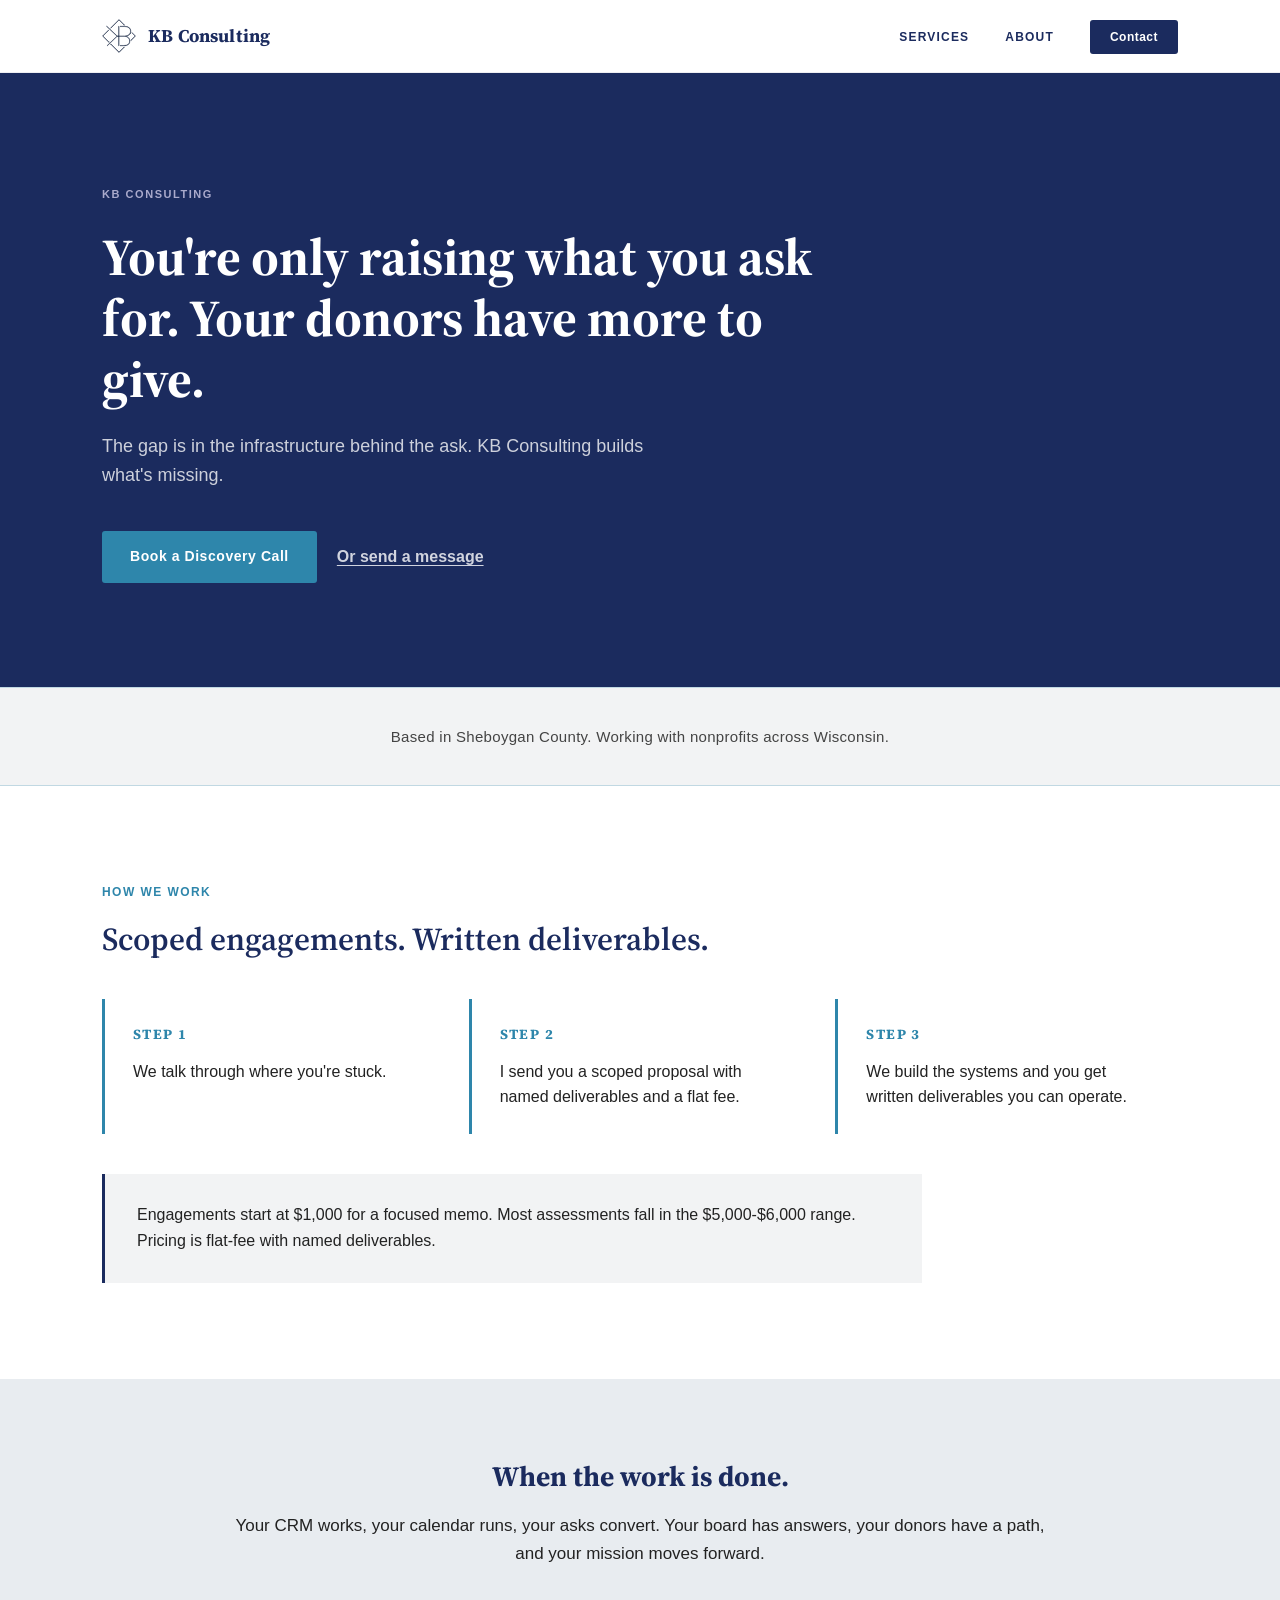
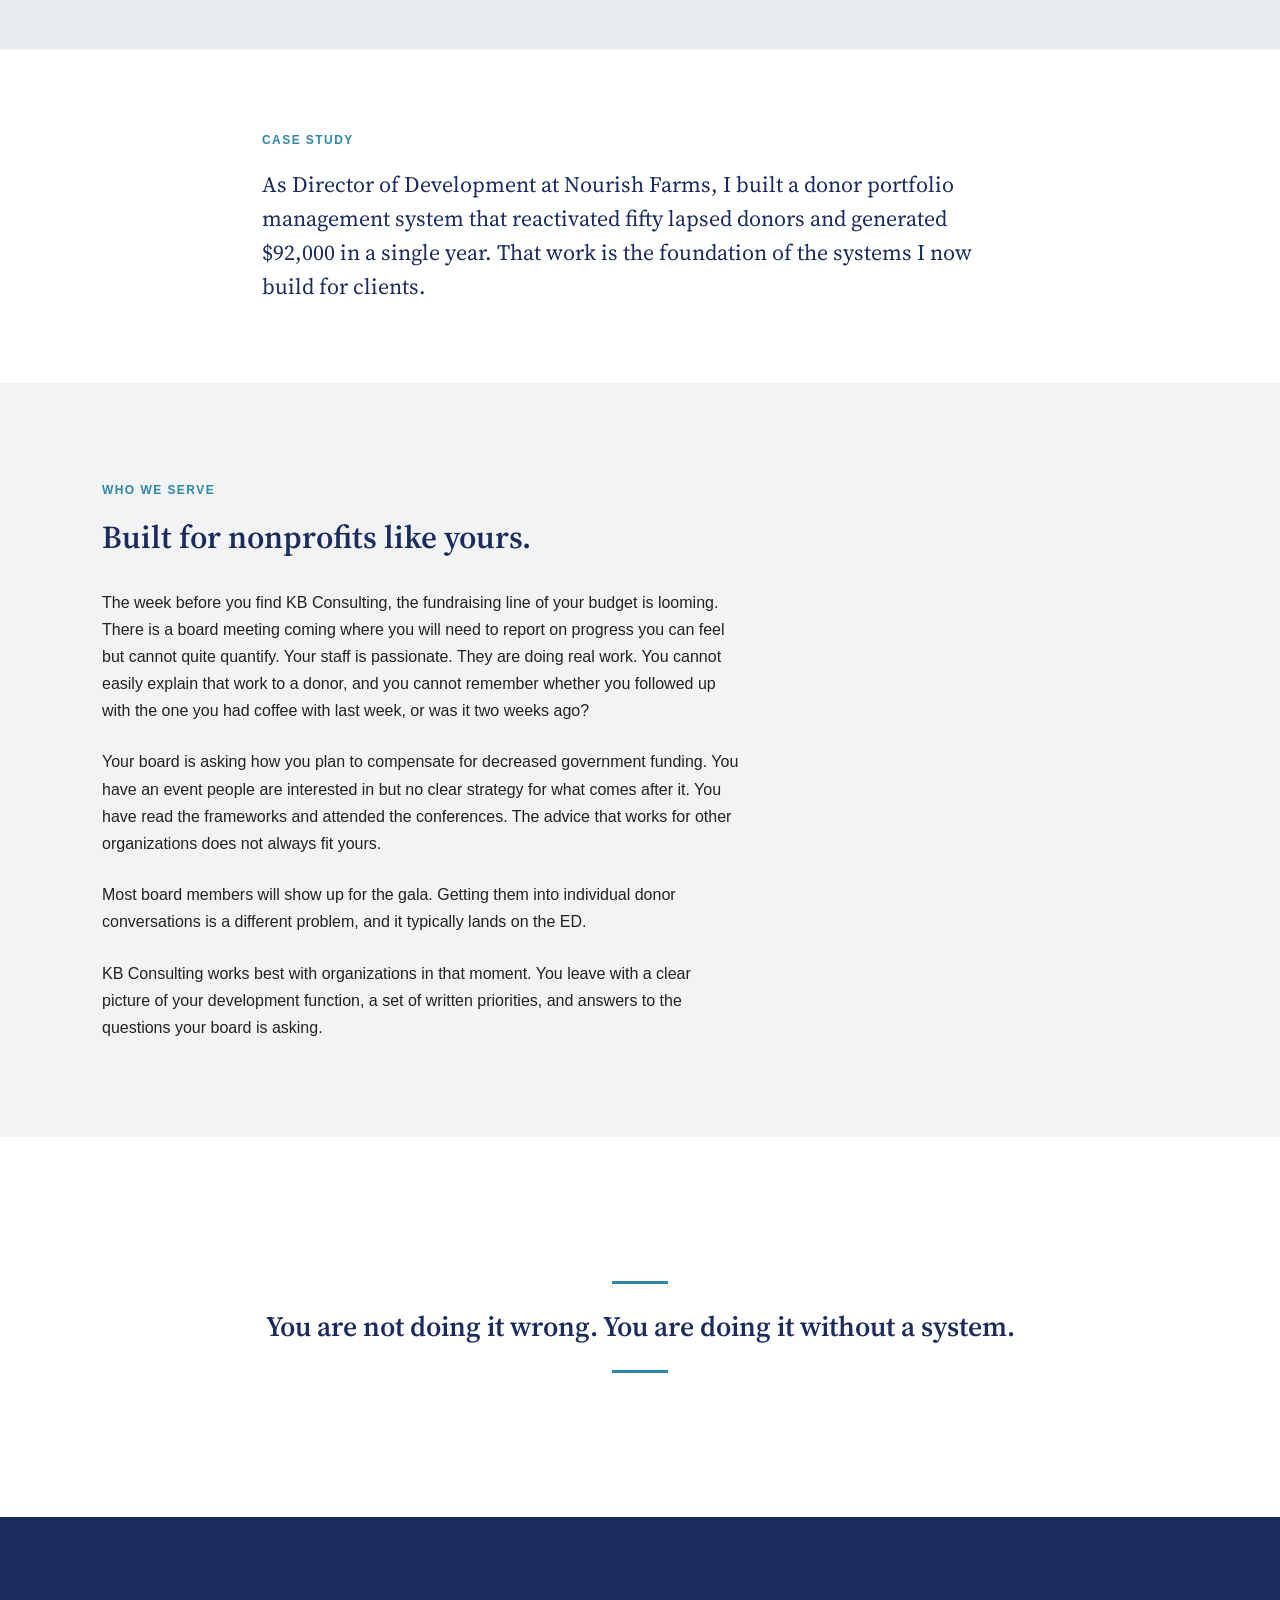
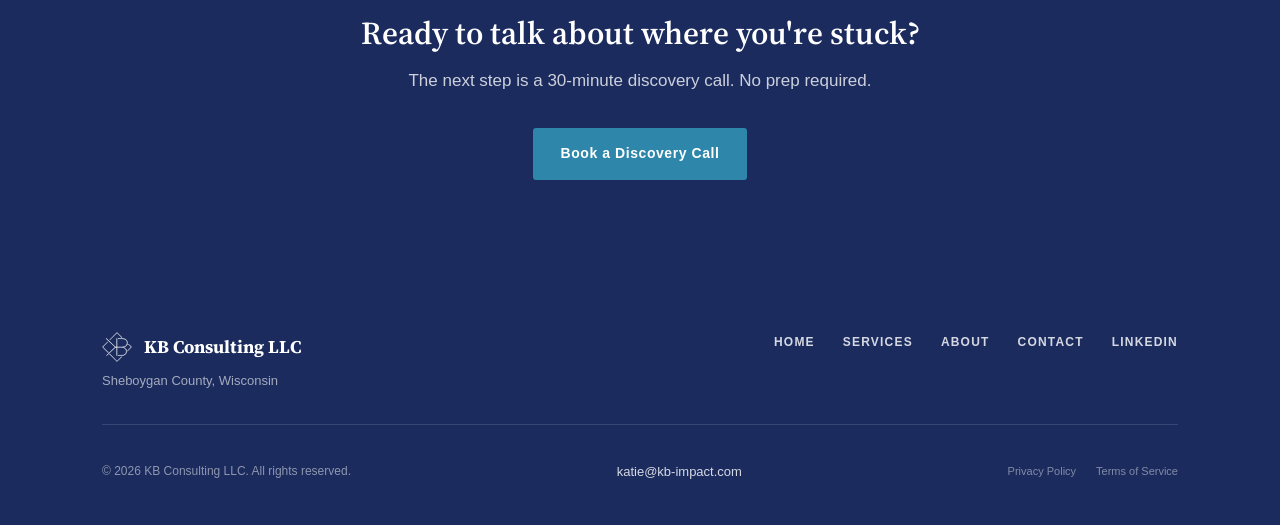
<file: index.html>
<!DOCTYPE html>
<html lang="en">
<head>
  <meta charset="UTF-8">
  <meta name="viewport" content="width=device-width, initial-scale=1.0">
  <title>Nonprofit Development Strategy &amp; Fundraising Infrastructure | KB Consulting | Sheboygan County, WI</title>
  <meta name="description" content="KB Consulting builds the development infrastructure behind the ask: donor systems, fundraising strategy, board activation. Sheboygan County, Wisconsin.">
  <link rel="canonical" href="https://kb-impact.com/">

  <!-- Open Graph -->
  <meta property="og:type" content="website">
  <meta property="og:site_name" content="KB Consulting">
  <meta property="og:url" content="https://kb-impact.com/">
  <meta property="og:title" content="KB Consulting | Fundraising Infrastructure for Nonprofits">
  <meta property="og:description" content="KB Consulting builds the development infrastructure behind the ask: donor systems, fundraising strategy, board activation. Sheboygan County, Wisconsin.">
  <meta property="og:image" content="https://kb-impact.com/assets/kb-consulting-og-card.png">
  <meta property="og:image:width" content="1200">
  <meta property="og:image:height" content="630">
  <meta property="og:image:alt" content="KB Consulting. Turning mission into momentum.">

  <!-- Twitter -->
  <meta name="twitter:card" content="summary_large_image">
  <meta name="twitter:title" content="KB Consulting | Fundraising Infrastructure for Nonprofits">
  <meta name="twitter:description" content="Development strategy, donor systems, board activation. Sheboygan County, Wisconsin.">
  <meta name="twitter:image" content="https://kb-impact.com/assets/kb-consulting-og-card.png">
  <meta name="twitter:image:alt" content="KB Consulting. Turning mission into momentum.">

  <!-- Fonts -->
  <link rel="preconnect" href="https://fonts.googleapis.com">
  <link rel="preconnect" href="https://fonts.gstatic.com" crossorigin>
  <link rel="icon" type="image/svg+xml" href="favicon.svg">
  <link rel="stylesheet" href="styles.css">

  <!-- JSON-LD: ProfessionalService -->
  <script type="application/ld+json">
  {
    "@context": "https://schema.org",
    "@type": "ProfessionalService",
    "@id": "https://kb-impact.com/#organization",
    "name": "KB Consulting",
    "legalName": "KB Consulting LLC",
    "url": "https://kb-impact.com",
    "logo": "https://kb-impact.com/logo.svg",
    "email": "katie@kb-impact.com",
    "description": "KB Consulting builds the development infrastructure behind the ask. Donor systems, fundraising strategy, board activation, and case for support narrative for small and mid-size nonprofits in Sheboygan County and across Wisconsin.",
    "address": {
      "@type": "PostalAddress",
      "addressLocality": "Sheboygan",
      "addressRegion": "WI",
      "addressCountry": "US"
    },
    "areaServed": [
      { "@type": "AdministrativeArea", "name": "Sheboygan County, Wisconsin" },
      { "@type": "State", "name": "Wisconsin" },
      { "@type": "Place", "name": "Midwest United States" }
    ],
    "priceRange": "$1,000-$12,000",
    "serviceType": "Nonprofit Development Consulting",
    "knowsAbout": [
      "Fundraising strategy",
      "Development assessment",
      "Donor segmentation",
      "RFM scoring",
      "CRM implementation",
      "Neon CRM",
      "Salesforce for nonprofits",
      "Board engagement",
      "Resource development committee structure",
      "Case for support",
      "Gift table",
      "Stewardship matrix",
      "Donor lifecycle management",
      "Capital campaign readiness",
      "Fundraising event strategy"
    ],
    "founder": { "@id": "https://kb-impact.com/about#katie-bartelt" },
    "sameAs": [
      "https://www.linkedin.com/in/katie-bartelt-506860180/"
    ]
  }
  </script>
</head>
<body>

  <!-- NAVIGATION -->
  <nav class="nav" role="navigation" aria-label="Main navigation">
    <div class="nav__inner">
      <a href="./" class="nav__logo">
        <img src="logo.svg" alt="" aria-hidden="true" class="nav__logo-img" width="34" height="34">
        <span>KB Consulting</span>
      </a>
      <ul class="nav__links" role="list">
        <li><a href="services.html" class="nav__link">Services</a></li>
        <li><a href="about.html" class="nav__link">About</a></li>
        <li><a href="contact.html" class="nav__cta">Contact</a></li>
      </ul>
      <button class="nav__toggle" aria-label="Open menu" aria-expanded="false">
        <span></span>
        <span></span>
        <span></span>
      </button>
    </div>
    <div class="nav__drawer" role="menu">
      <a href="services.html" class="nav__link" role="menuitem">Services</a>
      <a href="about.html" class="nav__link" role="menuitem">About</a>
      <a href="contact.html" class="nav__cta" role="menuitem">Contact</a>
    </div>
  </nav>

  <!-- HERO -->
  <section class="hero" aria-label="Hero">
    <div class="hero__inner">
      <span class="hero__eyebrow fade-up">KB Consulting</span>
      <h1 class="hero__headline fade-up fade-up--d1">You're only raising what you ask for. Your donors have more to give.</h1>
      <p class="hero__sub fade-up fade-up--d2">The gap is in the infrastructure behind the ask. KB Consulting builds what's missing.</p>
      <div class="hero__ctas fade-up fade-up--d3">
        <a href="https://outlook.office.com/bookwithme/user/df3f223bc7c3425aaa69783fd2089150@kb-impact.com/meetingtype/jyWmmkOtrUSVxgYVO5sxMA2?anonymous&amp;ismsaljsauthenabled&amp;ep=mcard" class="btn btn--hero" target="_blank" rel="noopener noreferrer">Book a Discovery Call</a>
        <a href="contact.html" class="link">Or send a message</a>
      </div>
    </div>
  </section>

  <!-- GEOGRAPHY BAND -->
  <div class="geo-band" aria-label="Service area">
    <p class="geo-band__text">Based in Sheboygan County. Working with nonprofits across Wisconsin.</p>
  </div>

  <!-- HOW WE WORK -->
  <section class="section section--linen" aria-label="How we work">
    <div class="container">
      <span class="label">How We Work</span>
      <h2 class="mb-16">Scoped engagements. Written deliverables.</h2>

      <div class="steps">
        <div class="step">
          <div class="step__number">Step 1</div>
          <p class="step__body">We talk through where you're stuck.</p>
        </div>
        <div class="step">
          <div class="step__number">Step 2</div>
          <p class="step__body">I send you a scoped proposal with named deliverables and a flat fee.</p>
        </div>
        <div class="step">
          <div class="step__number">Step 3</div>
          <p class="step__body">We build the systems and you get written deliverables you can operate.</p>
        </div>
      </div>

      <!-- PRICING ANCHOR -->
      <div class="pricing-anchor">
        <p class="pricing-anchor__text">Engagements start at $1,000 for a focused memo. Most assessments fall in the $5,000-$6,000 range. Pricing is flat-fee with named deliverables.</p>
      </div>
    </div>
  </section>

  <!-- RESOLUTION BAND -->
  <section class="resolution" aria-label="When the work is done">
    <div class="resolution__inner">
      <h2 class="resolution__header">When the work is done.</h2>
      <p class="resolution__body">Your CRM works, your calendar runs, your asks convert. Your board has answers, your donors have a path, and your mission moves forward.</p>
    </div>
  </section>

  <!-- CASE STUDY -->
  <section class="case-study" aria-label="Case study">
    <div class="case-study__inner">
      <div class="case-study__label">Case Study</div>
      <p class="case-study__text">As Director of Development at Nourish Farms, I built a donor portfolio management system that reactivated fifty lapsed donors and generated $92,000 in a single year. That work is the foundation of the systems I now build for clients.</p>
    </div>
  </section>

  <!-- TESTIMONIAL PLACEHOLDER (Nourish, outbound May 11, awaiting response) -->
  <!--
  <section class="section section--linen" aria-label="Client testimonial">
    <div class="container">
      <div class="case-study__inner" style="padding: 0;">
        <div class="case-study__label">Client Testimonial</div>
        <blockquote class="case-study__text" style="font-style: italic;">
          [Testimonial copy goes here.]
        </blockquote>
        <p class="mt-16" style="font-family: var(--font-sans); font-size: 14px; color: var(--slate);">
          [Name], [Title], [Organization]
        </p>
      </div>
    </div>
  </section>
  -->

  <!-- WHO WE SERVE -->
  <section class="section section--off" aria-label="Who we serve">
    <div class="container">
      <span class="label">Who We Serve</span>
      <h2 class="mb-32">Built for nonprofits like yours.</h2>
      <p class="mb-24">
        The week before you find KB Consulting, the fundraising line of your budget is looming. There is a board meeting coming where you will need to report on progress you can feel but cannot quite quantify. Your staff is passionate. They are doing real work. You cannot easily explain that work to a donor, and you cannot remember whether you followed up with the one you had coffee with last week, or was it two weeks ago?
      </p>
      <p class="mb-24">
        Your board is asking how you plan to compensate for decreased government funding. You have an event people are interested in but no clear strategy for what comes after it. You have read the frameworks and attended the conferences. The advice that works for other organizations does not always fit yours.
      </p>
      <p class="mb-24">
        Most board members will show up for the gala. Getting them into individual donor conversations is a different problem, and it typically lands on the ED.
      </p>
      <p>
        KB Consulting works best with organizations in that moment. You leave with a clear picture of your development function, a set of written priorities, and answers to the questions your board is asking.
      </p>
    </div>
  </section>

  <!-- CALLOUT -->
  <section class="section section--linen" aria-label="Callout">
    <div class="container">
      <div class="callout">
        <p class="callout__text">You are not doing it wrong. You are doing it without a system.</p>
      </div>
    </div>
  </section>

  <!-- BOTTOM CTA -->
  <section class="section section--navy cta-section" aria-label="Contact CTA">
    <div class="container">
      <h2 class="cta-section__headline">Ready to talk about where you're stuck?</h2>
      <p class="cta-section__body">The next step is a 30-minute discovery call. No prep required.</p>
      <a href="https://outlook.office.com/bookwithme/user/df3f223bc7c3425aaa69783fd2089150@kb-impact.com/meetingtype/jyWmmkOtrUSVxgYVO5sxMA2?anonymous&amp;ismsaljsauthenabled&amp;ep=mcard" class="btn btn--hero" target="_blank" rel="noopener noreferrer">Book a Discovery Call</a>
    </div>
  </section>

  <!-- FOOTER -->
  <footer class="footer" role="contentinfo">
    <div class="footer__inner">
      <div class="footer__top">
        <div>
          <a href="./" class="footer__logo">
            <img src="logo.svg" alt="" aria-hidden="true" class="footer__logo-img" width="30" height="30">
            <span>KB Consulting LLC</span>
          </a>
          <p class="footer__location">Sheboygan County, Wisconsin</p>
        </div>
        <nav class="footer__nav" aria-label="Footer navigation">
          <a href="./" class="footer__link">Home</a>
          <a href="services.html" class="footer__link">Services</a>
          <a href="about.html" class="footer__link">About</a>
          <a href="contact.html" class="footer__link">Contact</a>
          <a href="https://www.linkedin.com/in/katie-bartelt-506860180/" class="footer__link" target="_blank" rel="noopener noreferrer">LinkedIn</a>
        </nav>
      </div>
      <div class="footer__divider"></div>
      <div class="footer__bottom">
        <p class="footer__copy">&copy; 2026 KB Consulting LLC. All rights reserved.</p>
        <div class="footer__contact">
          <a href="mailto:katie@kb-impact.com">katie@kb-impact.com</a>
        </div>
        <div class="footer__legal">
          <a href="privacy.html">Privacy Policy</a>
          <a href="terms.html">Terms of Service</a>
        </div>
      </div>
    </div>
  </footer>

  <script>
    // Mobile nav toggle
    const toggle = document.querySelector('.nav__toggle');
    const drawer = document.querySelector('.nav__drawer');
    toggle.addEventListener('click', () => {
      const isOpen = toggle.classList.toggle('open');
      drawer.classList.toggle('open', isOpen);
      toggle.setAttribute('aria-expanded', isOpen);
    });
  </script>

</body>
</html>
</file>
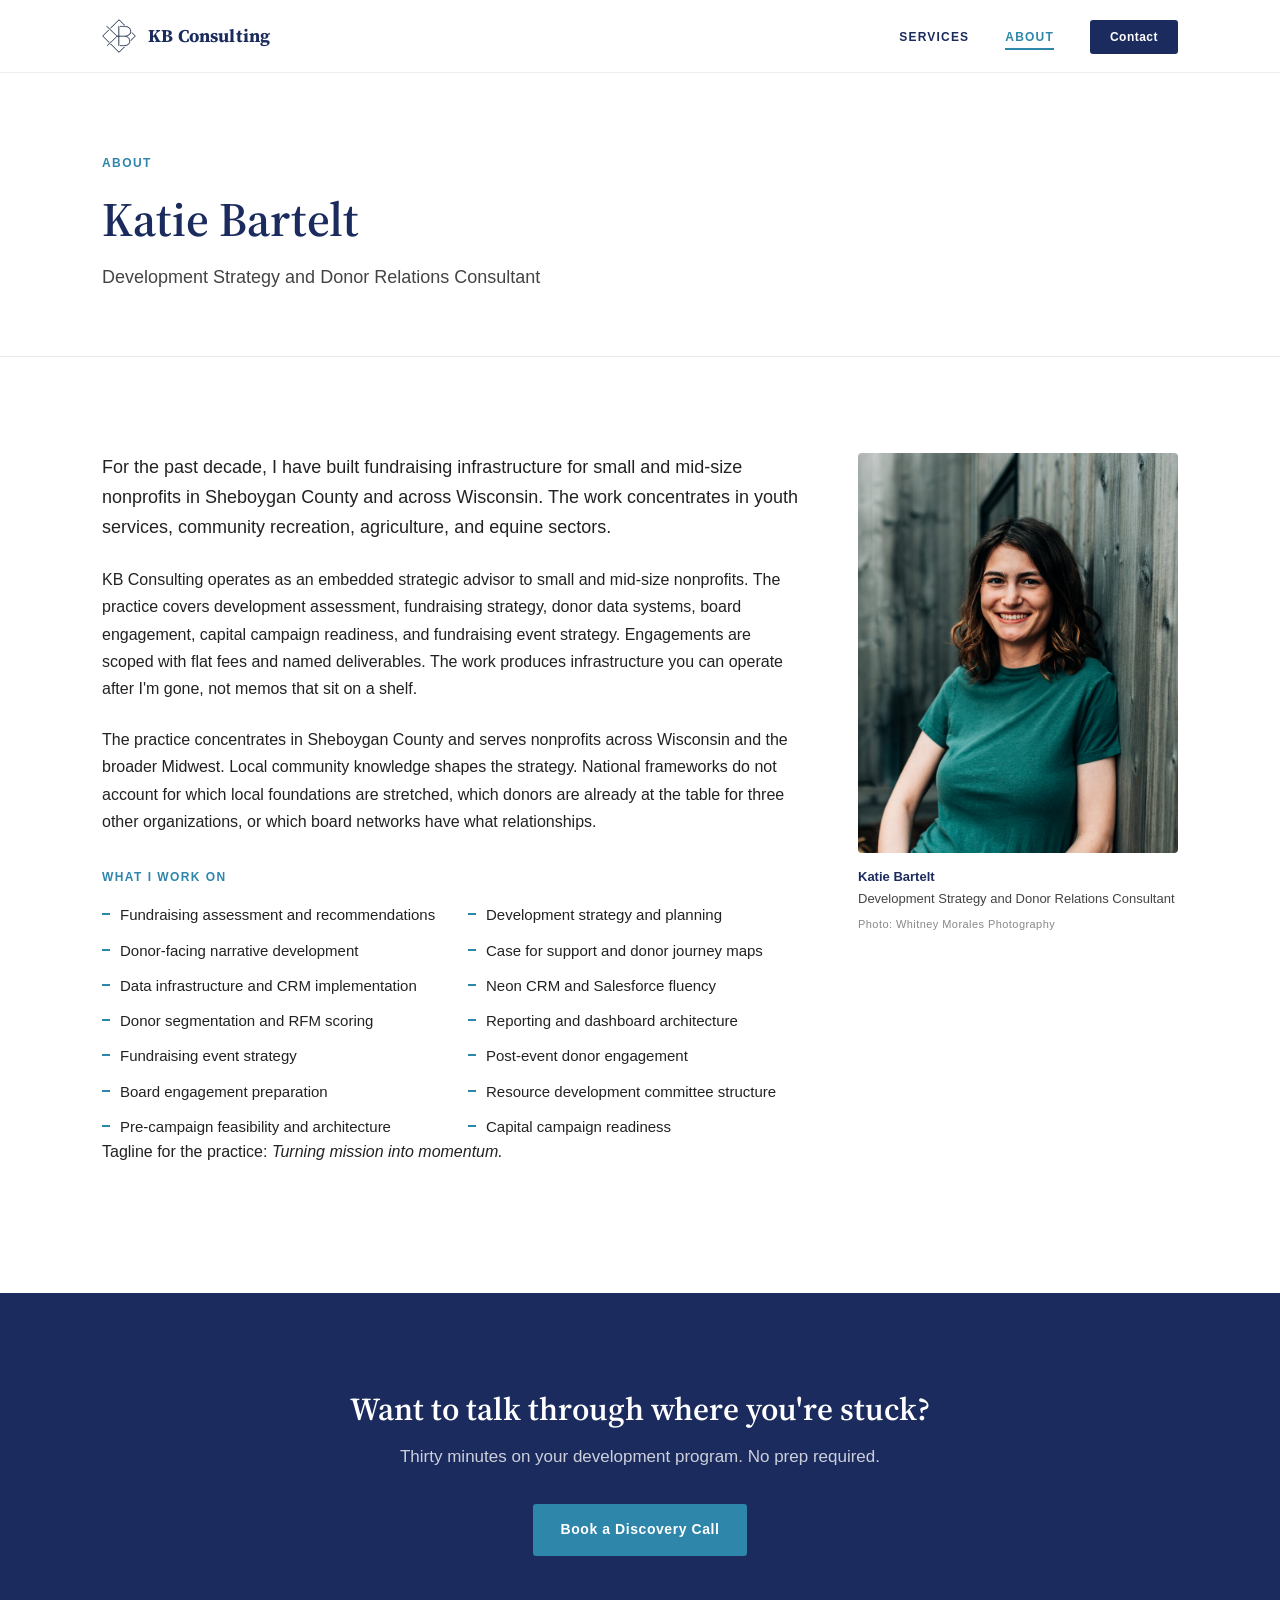
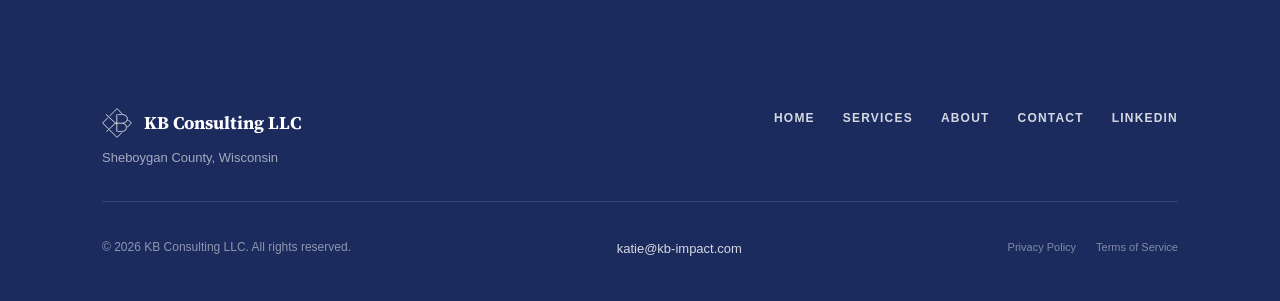
<file: about.html>
<!DOCTYPE html>
<html lang="en">
<head>
  <meta charset="UTF-8">
  <meta name="viewport" content="width=device-width, initial-scale=1.0">
  <title>About Katie Bartelt | Wisconsin Development Strategy Consultant | KB Consulting</title>
  <meta name="description" content="Katie Bartelt is a Wisconsin development strategist building fundraising infrastructure and donor narrative for nonprofits in Sheboygan County and the Midwest.">
  <link rel="canonical" href="https://kb-impact.com/about.html">

  <!-- Open Graph -->
  <meta property="og:type" content="profile">
  <meta property="og:site_name" content="KB Consulting">
  <meta property="og:url" content="https://kb-impact.com/about.html">
  <meta property="og:title" content="About Katie Bartelt | KB Consulting">
  <meta property="og:description" content="Katie Bartelt is a Wisconsin development strategist building fundraising infrastructure and donor narrative for nonprofits in Sheboygan County and the Midwest.">
  <meta property="og:image" content="https://kb-impact.com/assets/kb-consulting-og-card.png">
  <meta property="og:image:width" content="1200">
  <meta property="og:image:height" content="630">
  <meta property="og:image:alt" content="KB Consulting. Turning mission into momentum.">

  <!-- Twitter -->
  <meta name="twitter:card" content="summary_large_image">
  <meta name="twitter:title" content="About Katie Bartelt | KB Consulting">
  <meta name="twitter:description" content="Wisconsin development strategist for small and mid-size nonprofits. Infrastructure, donor data, donor-facing narrative. Sheboygan County and the Midwest.">
  <meta name="twitter:image" content="https://kb-impact.com/assets/kb-consulting-og-card.png">
  <meta name="twitter:image:alt" content="KB Consulting. Turning mission into momentum.">

  <!-- Fonts -->
  <link rel="preconnect" href="https://fonts.googleapis.com">
  <link rel="preconnect" href="https://fonts.gstatic.com" crossorigin>
  <link rel="icon" type="image/svg+xml" href="favicon.svg">
  <link rel="stylesheet" href="styles.css">

  <!-- JSON-LD: Person -->
  <script type="application/ld+json">
  {
    "@context": "https://schema.org",
    "@type": "Person",
    "@id": "https://kb-impact.com/about#katie-bartelt",
    "name": "Katie Bartelt",
    "jobTitle": "Development Strategy and Donor Relations Consultant",
    "email": "katie@kb-impact.com",
    "url": "https://kb-impact.com/about.html",
    "image": "https://kb-impact.com/assets/katie-bartelt.jpg",
    "description": "Katie Bartelt is a Wisconsin development strategist building fundraising infrastructure and donor-facing narrative for small and mid-size nonprofits in Sheboygan County and the Midwest.",
    "worksFor": { "@id": "https://kb-impact.com/#organization" },
    "knowsAbout": [
      "Nonprofit development strategy",
      "Donor segmentation and RFM scoring",
      "CRM optimization (Neon CRM, Salesforce)",
      "Board engagement and resource development committee structure",
      "Case for support and donor-facing narrative",
      "Capital campaign readiness",
      "Fundraising event strategy and post-event donor engagement"
    ],
    "sameAs": [
      "https://www.linkedin.com/in/katie-bartelt-506860180/"
    ]
  }
  </script>

  <style>
    .about-grid {
      display: grid;
      grid-template-columns: 1fr 320px;
      gap: 56px;
      align-items: start;
    }

    .about-photo {
      position: sticky;
      top: 96px;
    }

    .about-photo__img {
      width: 100%;
      aspect-ratio: 4 / 5;
      object-fit: cover;
      background-color: var(--blue-gray);
      border-radius: 4px;
    }

    .about-photo__caption {
      margin-top: 14px;
      font-family: var(--font-sans);
      font-size: 13px;
      color: var(--slate);
      max-width: none;
      line-height: 1.5;
    }

    .about-photo__caption strong {
      color: var(--navy);
      display: block;
      margin-bottom: 2px;
    }

    .about-photo__credit {
      display: block;
      margin-top: 8px;
      font-size: 11px;
      color: var(--meta-gray);
      letter-spacing: 0.04em;
    }

    .capabilities-list {
      list-style: none;
      padding: 0;
      margin: 0;
      display: grid;
      grid-template-columns: repeat(2, 1fr);
      gap: 12px 32px;
    }

    .capabilities-list li {
      font-family: var(--font-sans);
      font-size: 15px;
      color: var(--ink);
      line-height: 1.55;
      padding-left: 18px;
      position: relative;
    }

    .capabilities-list li::before {
      content: '';
      position: absolute;
      left: 0;
      top: 10px;
      width: 8px;
      height: 2px;
      background-color: var(--cerulean);
    }

    @media (max-width: 768px) {
      .about-grid {
        grid-template-columns: 1fr;
        gap: 36px;
      }

      .about-photo {
        position: static;
        max-width: 280px;
      }

      .capabilities-list {
        grid-template-columns: 1fr;
      }
    }
  </style>
</head>
<body>

  <!-- NAVIGATION -->
  <nav class="nav" role="navigation" aria-label="Main navigation">
    <div class="nav__inner">
      <a href="./" class="nav__logo">
        <img src="logo.svg" alt="" aria-hidden="true" class="nav__logo-img" width="34" height="34">
        <span>KB Consulting</span>
      </a>
      <ul class="nav__links" role="list">
        <li><a href="services.html" class="nav__link">Services</a></li>
        <li><a href="about.html" class="nav__link nav__link--active">About</a></li>
        <li><a href="contact.html" class="nav__cta">Contact</a></li>
      </ul>
      <button class="nav__toggle" aria-label="Open menu" aria-expanded="false">
        <span></span>
        <span></span>
        <span></span>
      </button>
    </div>
    <div class="nav__drawer" role="menu">
      <a href="services.html" class="nav__link" role="menuitem">Services</a>
      <a href="about.html" class="nav__link nav__link--active" role="menuitem">About</a>
      <a href="contact.html" class="nav__cta" role="menuitem">Contact</a>
    </div>
  </nav>

  <!-- PAGE HERO -->
  <section class="page-hero" aria-label="About">
    <div class="page-hero__inner">
      <span class="label">About</span>
      <h1 class="page-hero__headline">Katie Bartelt</h1>
      <p class="page-hero__sub">Development Strategy and Donor Relations Consultant</p>
    </div>
  </section>

  <!-- ABOUT BODY -->
  <section class="section section--linen" aria-label="About Katie">
    <div class="container">
      <div class="about-grid">

        <!-- TEXT COLUMN -->
        <div>
          <p class="mb-24" style="font-size: 18px; line-height: 1.65; max-width: none;">
            For the past decade, I have built fundraising infrastructure for small and mid-size nonprofits in Sheboygan County and across Wisconsin. The work concentrates in youth services, community recreation, agriculture, and equine sectors.
          </p>
          <p class="mb-24" style="max-width: none;">
            KB Consulting operates as an embedded strategic advisor to small and mid-size nonprofits. The practice covers development assessment, fundraising strategy, donor data systems, board engagement, capital campaign readiness, and fundraising event strategy. Engagements are scoped with flat fees and named deliverables. The work produces infrastructure you can operate after I'm gone, not memos that sit on a shelf.
          </p>
          <p class="mb-32" style="max-width: none;">
            The practice concentrates in Sheboygan County and serves nonprofits across Wisconsin and the broader Midwest. Local community knowledge shapes the strategy. National frameworks do not account for which local foundations are stretched, which donors are already at the table for three other organizations, or which board networks have what relationships.
          </p>

          <span class="label">What I Work On</span>
          <ul class="capabilities-list mb-32">
            <li>Fundraising assessment and recommendations</li>
            <li>Development strategy and planning</li>
            <li>Donor-facing narrative development</li>
            <li>Case for support and donor journey maps</li>
            <li>Data infrastructure and CRM implementation</li>
            <li>Neon CRM and Salesforce fluency</li>
            <li>Donor segmentation and RFM scoring</li>
            <li>Reporting and dashboard architecture</li>
            <li>Fundraising event strategy</li>
            <li>Post-event donor engagement</li>
            <li>Board engagement preparation</li>
            <li>Resource development committee structure</li>
            <li>Pre-campaign feasibility and architecture</li>
            <li>Capital campaign readiness</li>
          </ul>

          <p class="mb-32" style="max-width: none;">
            Tagline for the practice: <em>Turning mission into momentum.</em>
          </p>
        </div>

        <!-- PHOTO COLUMN -->
        <aside class="about-photo" aria-label="Katie Bartelt">
          <img
            src="assets/katie-bartelt.jpg"
            alt="Katie Bartelt, principal consultant at KB Consulting"
            class="about-photo__img"
            width="320"
            height="400">
          <p class="about-photo__caption">
            <strong>Katie Bartelt</strong>
            Development Strategy and Donor Relations Consultant
            <span class="about-photo__credit">Photo: Whitney Morales Photography</span>
          </p>
        </aside>

      </div>
    </div>
  </section>

  <!-- BOTTOM CTA -->
  <section class="section section--navy cta-section" aria-label="Contact CTA">
    <div class="container">
      <h2 class="cta-section__headline">Want to talk through where you're stuck?</h2>
      <p class="cta-section__body">Thirty minutes on your development program. No prep required.</p>
      <a href="https://outlook.office.com/bookwithme/user/df3f223bc7c3425aaa69783fd2089150@kb-impact.com/meetingtype/jyWmmkOtrUSVxgYVO5sxMA2?anonymous&amp;ismsaljsauthenabled&amp;ep=mcard" class="btn btn--hero" target="_blank" rel="noopener noreferrer">Book a Discovery Call</a>
    </div>
  </section>

  <!-- FOOTER -->
  <footer class="footer" role="contentinfo">
    <div class="footer__inner">
      <div class="footer__top">
        <div>
          <a href="./" class="footer__logo">
            <img src="logo.svg" alt="" aria-hidden="true" class="footer__logo-img" width="30" height="30">
            <span>KB Consulting LLC</span>
          </a>
          <p class="footer__location">Sheboygan County, Wisconsin</p>
        </div>
        <nav class="footer__nav" aria-label="Footer navigation">
          <a href="./" class="footer__link">Home</a>
          <a href="services.html" class="footer__link">Services</a>
          <a href="about.html" class="footer__link">About</a>
          <a href="contact.html" class="footer__link">Contact</a>
          <a href="https://www.linkedin.com/in/katie-bartelt-506860180/" class="footer__link" target="_blank" rel="noopener noreferrer">LinkedIn</a>
        </nav>
      </div>
      <div class="footer__divider"></div>
      <div class="footer__bottom">
        <p class="footer__copy">&copy; 2026 KB Consulting LLC. All rights reserved.</p>
        <div class="footer__contact">
          <a href="mailto:katie@kb-impact.com">katie@kb-impact.com</a>
        </div>
        <div class="footer__legal">
          <a href="privacy.html">Privacy Policy</a>
          <a href="terms.html">Terms of Service</a>
        </div>
      </div>
    </div>
  </footer>

  <script>
    const toggle = document.querySelector('.nav__toggle');
    const drawer = document.querySelector('.nav__drawer');
    toggle.addEventListener('click', () => {
      const isOpen = toggle.classList.toggle('open');
      drawer.classList.toggle('open', isOpen);
      toggle.setAttribute('aria-expanded', isOpen);
    });
  </script>

</body>
</html>
</file>
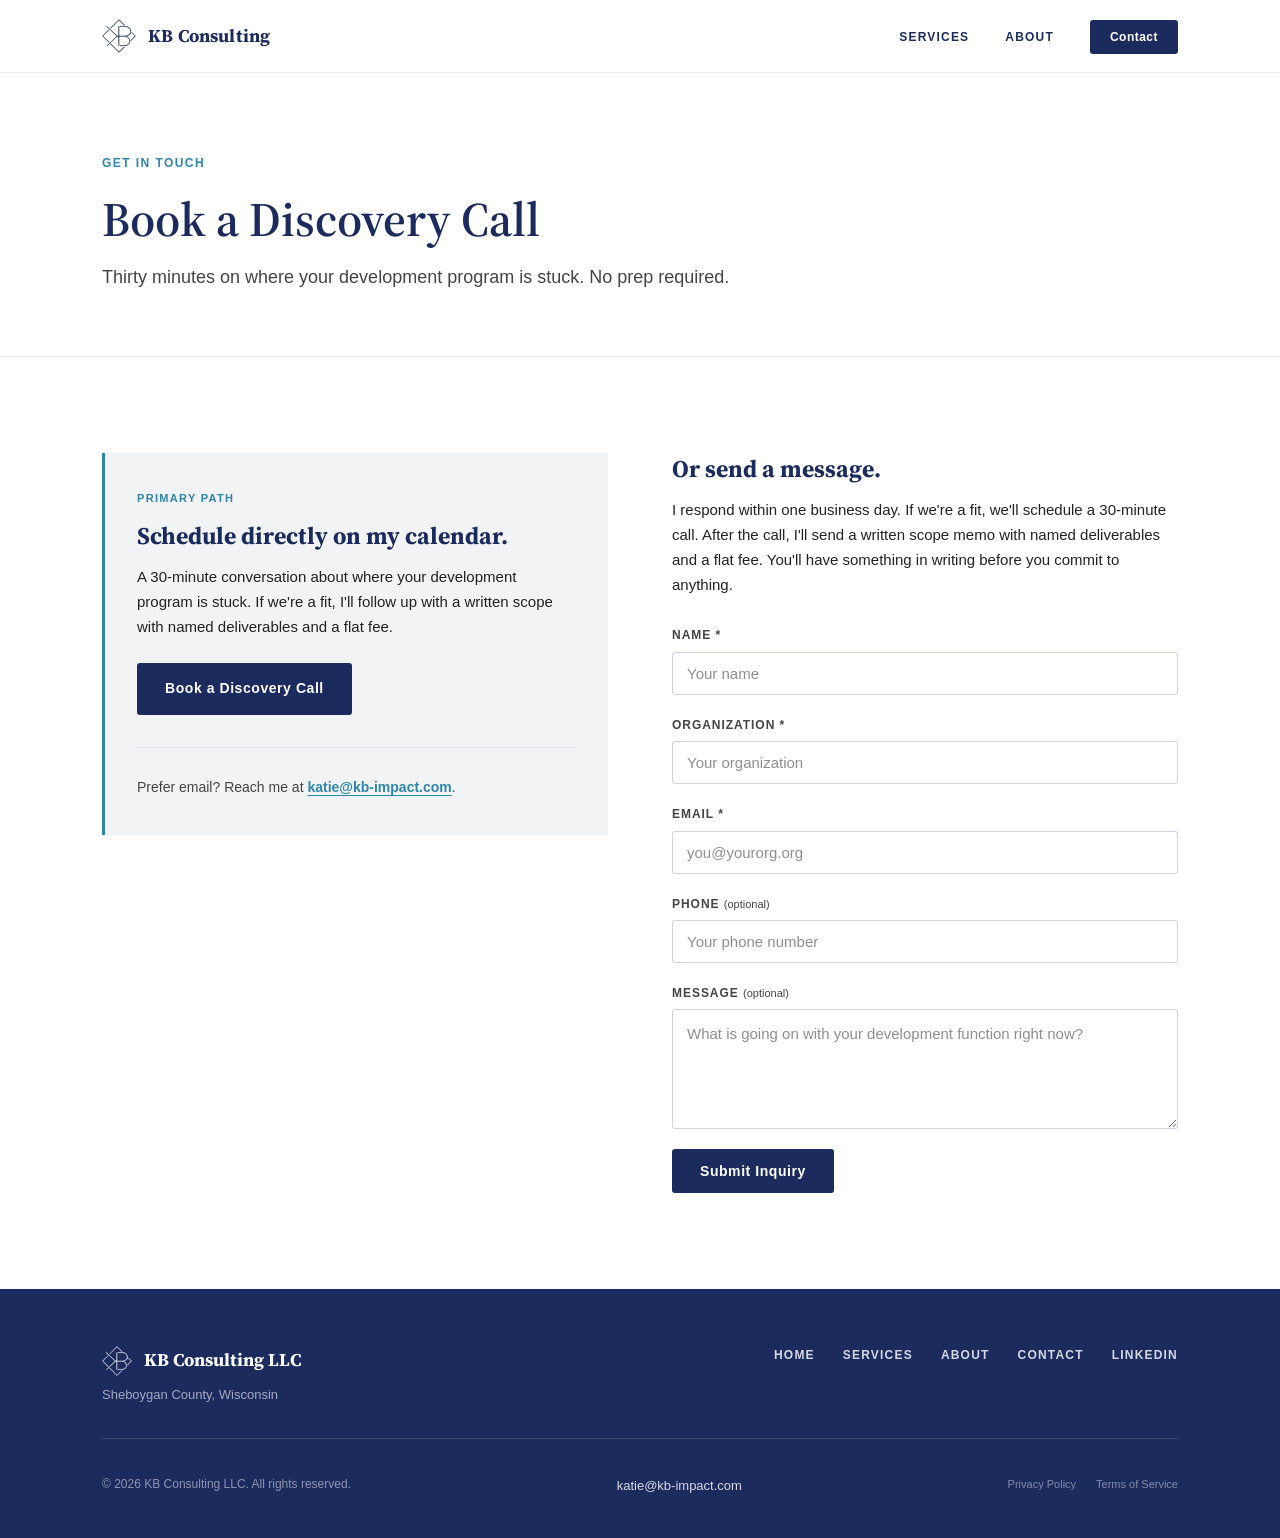
<file: contact.html>
<!DOCTYPE html>
<html lang="en">
<head>
  <meta charset="UTF-8">
  <meta name="viewport" content="width=device-width, initial-scale=1.0">
  <title>Book a Discovery Call | KB Consulting | Nonprofit Development | Sheboygan County, WI</title>
  <meta name="description" content="Schedule a discovery call with Katie at KB Consulting. Thirty minutes on where your development program is stuck. Sheboygan County and Wisconsin nonprofits.">
  <link rel="canonical" href="https://kb-impact.com/contact.html">

  <!-- Open Graph -->
  <meta property="og:type" content="website">
  <meta property="og:site_name" content="KB Consulting">
  <meta property="og:url" content="https://kb-impact.com/contact.html">
  <meta property="og:title" content="Book a Discovery Call | KB Consulting">
  <meta property="og:description" content="Schedule a discovery call with Katie at KB Consulting. Thirty minutes on where your development program is stuck. Sheboygan County and Wisconsin nonprofits.">
  <meta property="og:image" content="https://kb-impact.com/assets/kb-consulting-og-card.png">
  <meta property="og:image:width" content="1200">
  <meta property="og:image:height" content="630">
  <meta property="og:image:alt" content="KB Consulting. Turning mission into momentum.">

  <!-- Twitter -->
  <meta name="twitter:card" content="summary_large_image">
  <meta name="twitter:title" content="Book a Discovery Call | KB Consulting">
  <meta name="twitter:description" content="Thirty minutes on where your development program is stuck. Sheboygan County and Wisconsin nonprofits.">
  <meta name="twitter:image" content="https://kb-impact.com/assets/kb-consulting-og-card.png">
  <meta name="twitter:image:alt" content="KB Consulting. Turning mission into momentum.">

  <!-- Fonts -->
  <link rel="preconnect" href="https://fonts.googleapis.com">
  <link rel="preconnect" href="https://fonts.gstatic.com" crossorigin>
  <link rel="icon" type="image/svg+xml" href="favicon.svg">
  <link rel="stylesheet" href="styles.css">

  <style>
    /* Contact-page layout */
    .contact-layout {
      display: grid;
      grid-template-columns: 1fr 1fr;
      gap: 64px;
      align-items: start;
    }

    .contact-primary {
      background-color: var(--off-white);
      border-left: 3px solid var(--cerulean);
      padding: 36px 32px;
    }

    .contact-primary__label {
      font-family: var(--font-sans);
      font-size: 11px;
      font-weight: 700;
      letter-spacing: 0.12em;
      text-transform: uppercase;
      color: var(--cerulean);
      margin-bottom: 12px;
    }

    .contact-primary__heading {
      font-family: var(--font-serif);
      font-size: 24px;
      font-weight: 700;
      color: var(--navy);
      line-height: 1.3;
      margin-bottom: 14px;
    }

    .contact-primary__body {
      font-family: var(--font-sans);
      font-size: 15px;
      color: var(--ink);
      line-height: 1.65;
      max-width: none;
      margin-bottom: 24px;
    }

    .contact-secondary__heading {
      font-family: var(--font-serif);
      font-size: 24px;
      font-weight: 700;
      color: var(--navy);
      line-height: 1.3;
      margin-bottom: 14px;
    }

    .contact-secondary__body {
      font-family: var(--font-sans);
      font-size: 15px;
      color: var(--ink);
      line-height: 1.65;
      max-width: none;
      margin-bottom: 28px;
    }

    .form__success {
      display: none;
      background-color: var(--blue-gray);
      border-left: 3px solid var(--cerulean);
      padding: 20px 24px;
      border-radius: 0 4px 4px 0;
      margin-top: 24px;
    }

    .form__success p {
      font-size: 15px;
      color: var(--navy);
      max-width: none;
    }

    .direct-contact {
      margin-top: 32px;
      padding-top: 28px;
      border-top: 1px solid rgba(27, 43, 94, 0.1);
    }

    .direct-contact a {
      color: var(--cerulean);
      text-decoration: underline;
      text-underline-offset: 3px;
      font-weight: 600;
      transition: opacity 0.18s ease;
    }

    .direct-contact a:hover {
      opacity: 0.75;
    }

    @media (max-width: 768px) {
      .contact-layout {
        grid-template-columns: 1fr;
        gap: 48px;
      }
    }
  </style>
</head>
<body>

  <!-- NAVIGATION -->
  <nav class="nav" role="navigation" aria-label="Main navigation">
    <div class="nav__inner">
      <a href="./" class="nav__logo">
        <img src="logo.svg" alt="" aria-hidden="true" class="nav__logo-img" width="34" height="34">
        <span>KB Consulting</span>
      </a>
      <ul class="nav__links" role="list">
        <li><a href="services.html" class="nav__link">Services</a></li>
        <li><a href="about.html" class="nav__link">About</a></li>
        <li><a href="contact.html" class="nav__cta">Contact</a></li>
      </ul>
      <button class="nav__toggle" aria-label="Open menu" aria-expanded="false">
        <span></span>
        <span></span>
        <span></span>
      </button>
    </div>
    <div class="nav__drawer" role="menu">
      <a href="services.html" class="nav__link" role="menuitem">Services</a>
      <a href="about.html" class="nav__link" role="menuitem">About</a>
      <a href="contact.html" class="nav__cta" role="menuitem">Contact</a>
    </div>
  </nav>

  <!-- PAGE HERO -->
  <section class="page-hero" aria-label="Contact">
    <div class="page-hero__inner">
      <span class="label">Get in Touch</span>
      <h1 class="page-hero__headline">Book a Discovery Call</h1>
      <p class="page-hero__sub">
        Thirty minutes on where your development program is stuck. No prep required.
      </p>
    </div>
  </section>

  <!-- CONTACT BODY -->
  <section class="section section--linen" aria-label="Contact options">
    <div class="container">
      <div class="contact-layout">

        <!-- PRIMARY PATH: BOOKINGS -->
        <div class="contact-primary">
          <div class="contact-primary__label">Primary path</div>
          <h2 class="contact-primary__heading">Schedule directly on my calendar.</h2>
          <p class="contact-primary__body">A 30-minute conversation about where your development program is stuck. If we're a fit, I'll follow up with a written scope with named deliverables and a flat fee.</p>
          <a href="https://outlook.office.com/bookwithme/user/df3f223bc7c3425aaa69783fd2089150@kb-impact.com/meetingtype/jyWmmkOtrUSVxgYVO5sxMA2?anonymous&amp;ismsaljsauthenabled&amp;ep=mcard" class="btn btn--primary" target="_blank" rel="noopener noreferrer">Book a Discovery Call</a>

          <div class="direct-contact">
            <p style="font-size: 14px; color: var(--slate); max-width: none; line-height: 1.6;">
              Prefer email? Reach me at <a href="mailto:katie@kb-impact.com">katie@kb-impact.com</a>.
            </p>
          </div>
        </div>

        <!-- SECONDARY PATH: FORMSPREE FORM -->
        <div>
          <h2 class="contact-secondary__heading">Or send a message.</h2>
          <p class="contact-secondary__body">
            I respond within one business day. If we're a fit, we'll schedule a 30-minute call. After the call, I'll send a written scope memo with named deliverables and a flat fee. You'll have something in writing before you commit to anything.
          </p>

          <form
            class="form"
            action="https://formspree.io/f/mwvyogql"
            method="POST"
            id="contact-form"
            novalidate
          >
            <!-- Spam honeypot -->
            <div class="form__honeypot">
              <label>Don't fill this out if you're human: <input name="_gotcha"></label>
            </div>

            <div class="form__field">
              <label class="form__label" for="name">Name <span aria-hidden="true">*</span></label>
              <input
                class="form__input"
                type="text"
                id="name"
                name="name"
                required
                autocomplete="name"
                placeholder="Your name"
              >
            </div>

            <div class="form__field">
              <label class="form__label" for="organization">Organization <span aria-hidden="true">*</span></label>
              <input
                class="form__input"
                type="text"
                id="organization"
                name="organization"
                required
                placeholder="Your organization"
              >
            </div>

            <div class="form__field">
              <label class="form__label" for="email">Email <span aria-hidden="true">*</span></label>
              <input
                class="form__input"
                type="email"
                id="email"
                name="email"
                required
                autocomplete="email"
                placeholder="you@yourorg.org"
              >
            </div>

            <div class="form__field">
              <label class="form__label" for="phone">Phone <span style="font-size: 11px; color: var(--slate); letter-spacing: normal; text-transform: none; font-weight: 400;">(optional)</span></label>
              <input
                class="form__input"
                type="tel"
                id="phone"
                name="phone"
                autocomplete="tel"
                placeholder="Your phone number"
              >
            </div>

            <div class="form__field">
              <label class="form__label" for="message">Message <span style="font-size: 11px; color: var(--slate); letter-spacing: normal; text-transform: none; font-weight: 400;">(optional)</span></label>
              <textarea
                class="form__textarea"
                id="message"
                name="message"
                placeholder="What is going on with your development function right now?"
              ></textarea>
            </div>

            <div>
              <button type="submit" class="btn btn--primary">Submit Inquiry</button>
            </div>
          </form>

          <div class="form__success" id="form-success" role="alert">
            <p>Thank you. I respond within one business day.</p>
          </div>
        </div>

      </div>
    </div>
  </section>

  <!-- FOOTER -->
  <footer class="footer" role="contentinfo">
    <div class="footer__inner">
      <div class="footer__top">
        <div>
          <a href="./" class="footer__logo">
            <img src="logo.svg" alt="" aria-hidden="true" class="footer__logo-img" width="30" height="30">
            <span>KB Consulting LLC</span>
          </a>
          <p class="footer__location">Sheboygan County, Wisconsin</p>
        </div>
        <nav class="footer__nav" aria-label="Footer navigation">
          <a href="./" class="footer__link">Home</a>
          <a href="services.html" class="footer__link">Services</a>
          <a href="about.html" class="footer__link">About</a>
          <a href="contact.html" class="footer__link">Contact</a>
          <a href="https://www.linkedin.com/in/katie-bartelt-506860180/" class="footer__link" target="_blank" rel="noopener noreferrer">LinkedIn</a>
        </nav>
      </div>
      <div class="footer__divider"></div>
      <div class="footer__bottom">
        <p class="footer__copy">&copy; 2026 KB Consulting LLC. All rights reserved.</p>
        <div class="footer__contact">
          <a href="mailto:katie@kb-impact.com">katie@kb-impact.com</a>
        </div>
        <div class="footer__legal">
          <a href="privacy.html">Privacy Policy</a>
          <a href="terms.html">Terms of Service</a>
        </div>
      </div>
    </div>
  </footer>

  <script>
    // Mobile nav
    const toggle = document.querySelector('.nav__toggle');
    const drawer = document.querySelector('.nav__drawer');
    toggle.addEventListener('click', () => {
      const isOpen = toggle.classList.toggle('open');
      drawer.classList.toggle('open', isOpen);
      toggle.setAttribute('aria-expanded', isOpen);
    });

    // Contact form
    const form = document.getElementById('contact-form');
    const successMsg = document.getElementById('form-success');

    form.addEventListener('submit', async (e) => {
      e.preventDefault();

      const nameField  = form.querySelector('#name');
      const orgField   = form.querySelector('#organization');
      const emailField = form.querySelector('#email');
      let valid = true;

      [nameField, orgField, emailField].forEach(field => {
        if (!field.value.trim()) {
          field.style.borderColor = '#b94a48';
          valid = false;
        } else {
          field.style.borderColor = '';
        }
      });

      if (!valid) return;

      const submitBtn = form.querySelector('[type="submit"]');
      submitBtn.disabled = true;
      submitBtn.textContent = 'Sending...';

      try {
        const response = await fetch(form.action, {
          method: 'POST',
          body: new FormData(form),
          headers: { 'Accept': 'application/json' }
        });

        if (response.ok) {
          form.style.display = 'none';
          successMsg.style.display = 'block';
        } else {
          submitBtn.disabled = false;
          submitBtn.textContent = 'Submit Inquiry';
          alert('Something went wrong. Please email katie@kb-impact.com directly.');
        }
      } catch {
        submitBtn.disabled = false;
        submitBtn.textContent = 'Submit Inquiry';
        alert('Something went wrong. Please email katie@kb-impact.com directly.');
      }
    });
  </script>

</body>
</html>
</file>
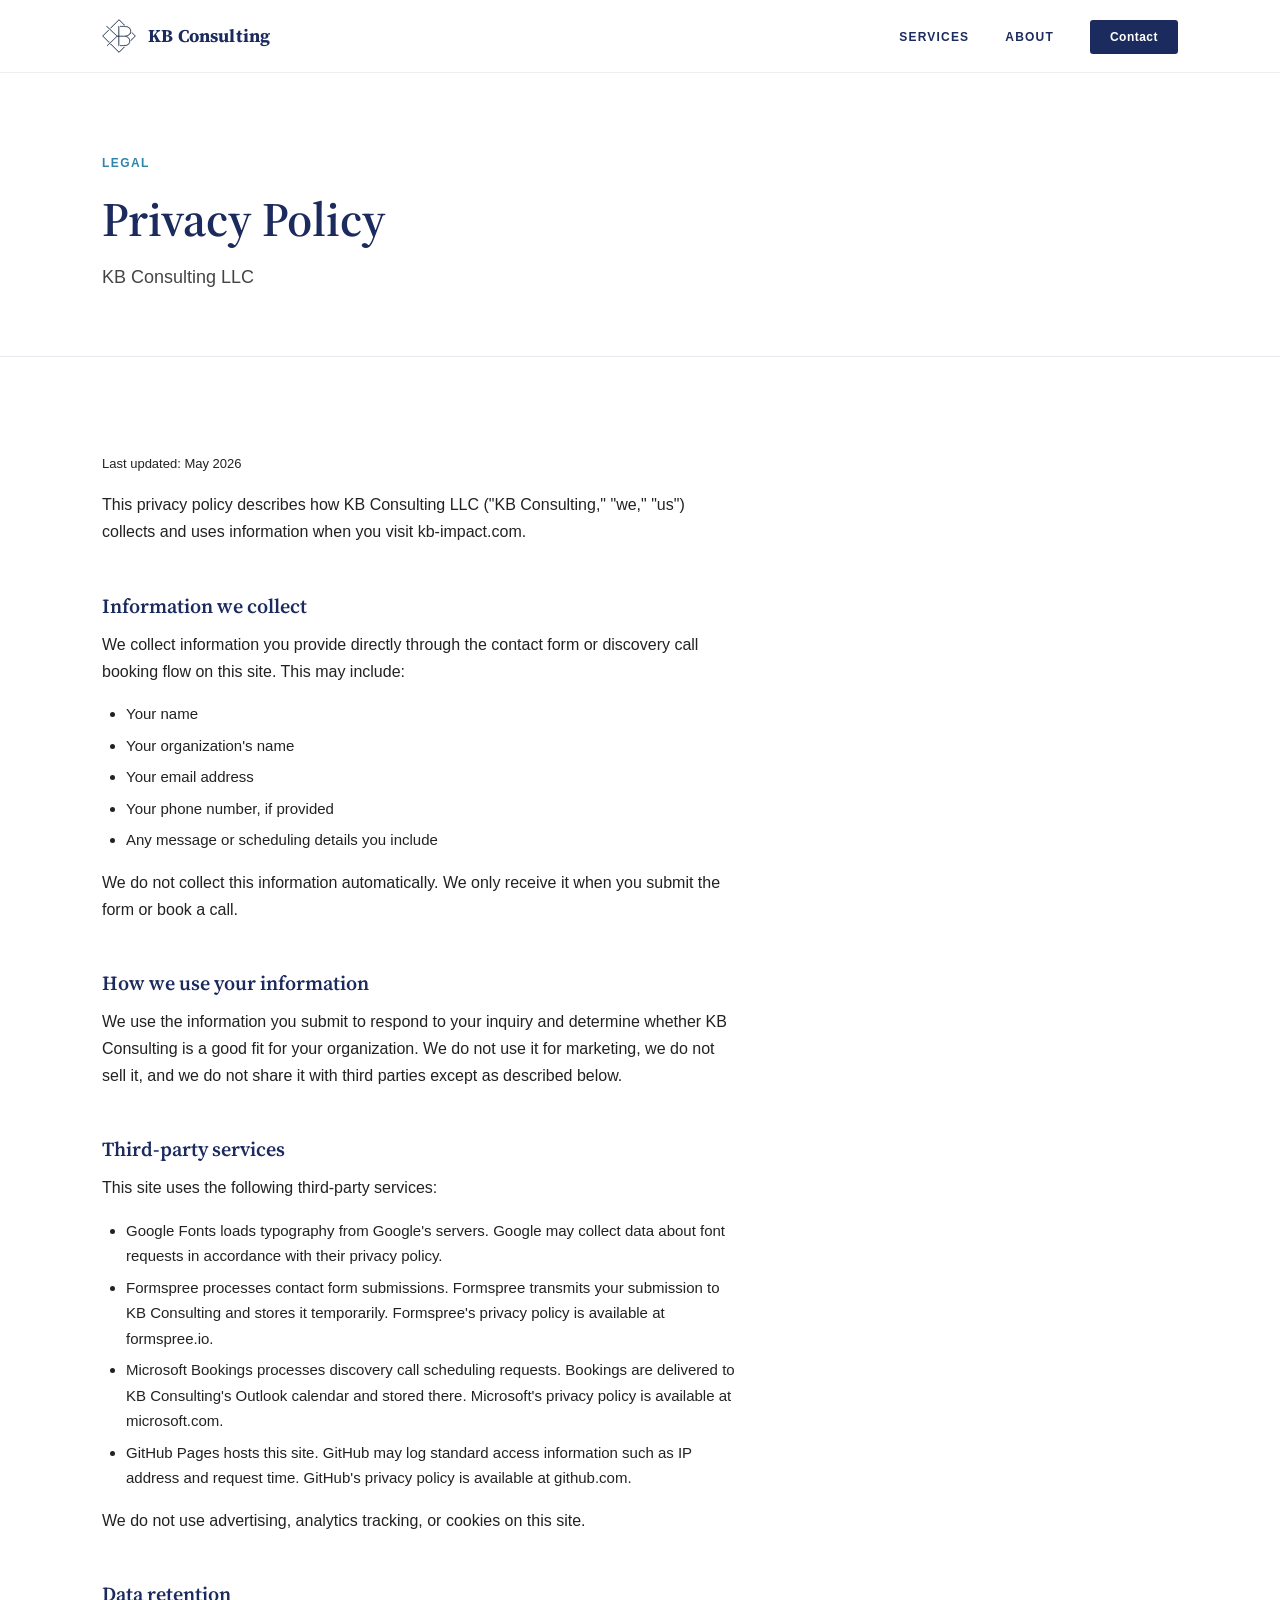
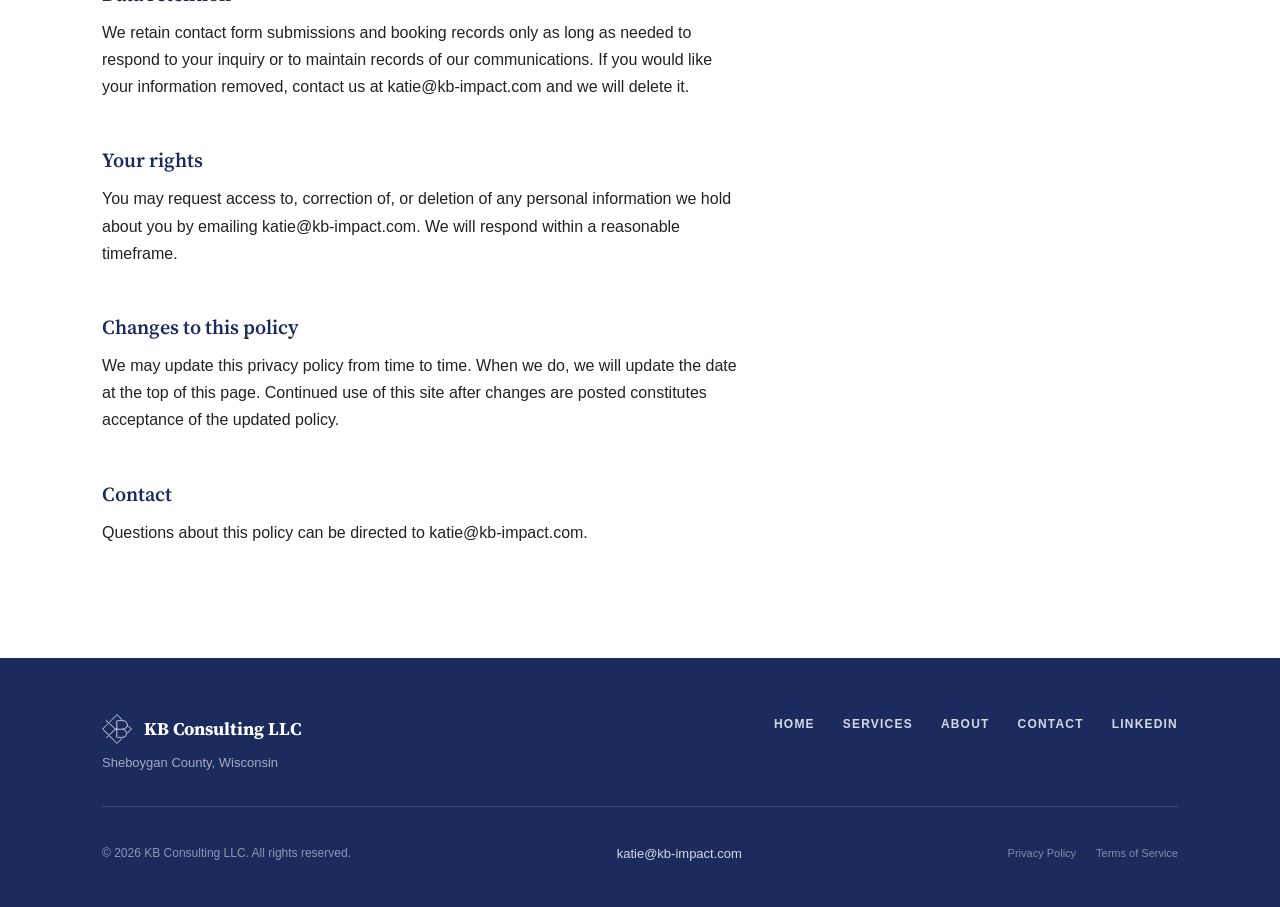
<file: privacy.html>
<!DOCTYPE html>
<html lang="en">
<head>
  <meta charset="UTF-8">
  <meta name="viewport" content="width=device-width, initial-scale=1.0">
  <title>Privacy Policy | KB Consulting LLC</title>
  <meta name="description" content="Privacy policy for kb-impact.com. KB Consulting LLC.">
  <link rel="canonical" href="https://kb-impact.com/privacy.html">
  <link rel="preconnect" href="https://fonts.googleapis.com">
  <link rel="preconnect" href="https://fonts.gstatic.com" crossorigin>
  <link rel="icon" type="image/svg+xml" href="favicon.svg">
  <link rel="stylesheet" href="styles.css">
  <style>
    .legal-body h2 {
      font-size: 20px;
      margin-top: 48px;
      margin-bottom: 12px;
    }
    .legal-body p {
      margin-bottom: 16px;
      color: var(--ink);
    }
    .legal-body ul {
      list-style: disc;
      padding-left: 24px;
      margin-bottom: 16px;
      color: var(--ink);
    }
    .legal-body ul li {
      font-size: 15px;
      line-height: 1.7;
      margin-bottom: 6px;
    }
    .legal-meta {
      font-size: 13px;
      color: var(--slate);
      margin-bottom: 40px;
    }
  </style>
</head>
<body>

  <!-- NAVIGATION -->
  <nav class="nav" role="navigation" aria-label="Main navigation">
    <div class="nav__inner">
      <a href="./" class="nav__logo">
        <img src="logo.svg" alt="" aria-hidden="true" class="nav__logo-img" width="34" height="34">
        <span>KB Consulting</span>
      </a>
      <ul class="nav__links" role="list">
        <li><a href="services.html" class="nav__link">Services</a></li>
        <li><a href="about.html" class="nav__link">About</a></li>
        <li><a href="contact.html" class="nav__cta">Contact</a></li>
      </ul>
      <button class="nav__toggle" aria-label="Open menu" aria-expanded="false">
        <span></span>
        <span></span>
        <span></span>
      </button>
    </div>
    <div class="nav__drawer" role="menu">
      <a href="services.html" class="nav__link" role="menuitem">Services</a>
      <a href="about.html" class="nav__link" role="menuitem">About</a>
      <a href="contact.html" class="nav__cta" role="menuitem">Contact</a>
    </div>
  </nav>

  <!-- PAGE HERO -->
  <section class="page-hero" aria-label="Privacy Policy">
    <div class="page-hero__inner">
      <span class="label">Legal</span>
      <h1 class="page-hero__headline">Privacy Policy</h1>
      <p class="page-hero__sub">KB Consulting LLC</p>
    </div>
  </section>

  <!-- CONTENT -->
  <section class="section section--linen" aria-label="Privacy policy content">
    <div class="container">
      <div class="legal-body" style="max-width: 640px;">

        <p class="legal-meta">Last updated: May 2026</p>

        <p>This privacy policy describes how KB Consulting LLC ("KB Consulting," "we," "us") collects and uses information when you visit kb-impact.com.</p>

        <h2>Information we collect</h2>
        <p>We collect information you provide directly through the contact form or discovery call booking flow on this site. This may include:</p>
        <ul>
          <li>Your name</li>
          <li>Your organization's name</li>
          <li>Your email address</li>
          <li>Your phone number, if provided</li>
          <li>Any message or scheduling details you include</li>
        </ul>
        <p>We do not collect this information automatically. We only receive it when you submit the form or book a call.</p>

        <h2>How we use your information</h2>
        <p>We use the information you submit to respond to your inquiry and determine whether KB Consulting is a good fit for your organization. We do not use it for marketing, we do not sell it, and we do not share it with third parties except as described below.</p>

        <h2>Third-party services</h2>
        <p>This site uses the following third-party services:</p>
        <ul>
          <li>Google Fonts loads typography from Google's servers. Google may collect data about font requests in accordance with their privacy policy.</li>
          <li>Formspree processes contact form submissions. Formspree transmits your submission to KB Consulting and stores it temporarily. Formspree's privacy policy is available at formspree.io.</li>
          <li>Microsoft Bookings processes discovery call scheduling requests. Bookings are delivered to KB Consulting's Outlook calendar and stored there. Microsoft's privacy policy is available at microsoft.com.</li>
          <li>GitHub Pages hosts this site. GitHub may log standard access information such as IP address and request time. GitHub's privacy policy is available at github.com.</li>
        </ul>
        <p>We do not use advertising, analytics tracking, or cookies on this site.</p>

        <h2>Data retention</h2>
        <p>We retain contact form submissions and booking records only as long as needed to respond to your inquiry or to maintain records of our communications. If you would like your information removed, contact us at katie@kb-impact.com and we will delete it.</p>

        <h2>Your rights</h2>
        <p>You may request access to, correction of, or deletion of any personal information we hold about you by emailing katie@kb-impact.com. We will respond within a reasonable timeframe.</p>

        <h2>Changes to this policy</h2>
        <p>We may update this privacy policy from time to time. When we do, we will update the date at the top of this page. Continued use of this site after changes are posted constitutes acceptance of the updated policy.</p>

        <h2>Contact</h2>
        <p>Questions about this policy can be directed to katie@kb-impact.com.</p>

      </div>
    </div>
  </section>

  <!-- FOOTER -->
  <footer class="footer" role="contentinfo">
    <div class="footer__inner">
      <div class="footer__top">
        <div>
          <a href="./" class="footer__logo">
            <img src="logo.svg" alt="" aria-hidden="true" class="footer__logo-img" width="30" height="30">
            <span>KB Consulting LLC</span>
          </a>
          <p class="footer__location">Sheboygan County, Wisconsin</p>
        </div>
        <nav class="footer__nav" aria-label="Footer navigation">
          <a href="./" class="footer__link">Home</a>
          <a href="services.html" class="footer__link">Services</a>
          <a href="about.html" class="footer__link">About</a>
          <a href="contact.html" class="footer__link">Contact</a>
          <a href="https://www.linkedin.com/in/katie-bartelt-506860180/" class="footer__link" target="_blank" rel="noopener noreferrer">LinkedIn</a>
        </nav>
      </div>
      <div class="footer__divider"></div>
      <div class="footer__bottom">
        <p class="footer__copy">&copy; 2026 KB Consulting LLC. All rights reserved.</p>
        <div class="footer__contact">
          <a href="mailto:katie@kb-impact.com">katie@kb-impact.com</a>
        </div>
        <div class="footer__legal">
          <a href="privacy.html">Privacy Policy</a>
          <a href="terms.html">Terms of Service</a>
        </div>
      </div>
    </div>
  </footer>

  <script>
    const toggle = document.querySelector('.nav__toggle');
    const drawer = document.querySelector('.nav__drawer');
    toggle.addEventListener('click', () => {
      const isOpen = toggle.classList.toggle('open');
      drawer.classList.toggle('open', isOpen);
      toggle.setAttribute('aria-expanded', isOpen);
    });
  </script>

</body>
</html>
</file>
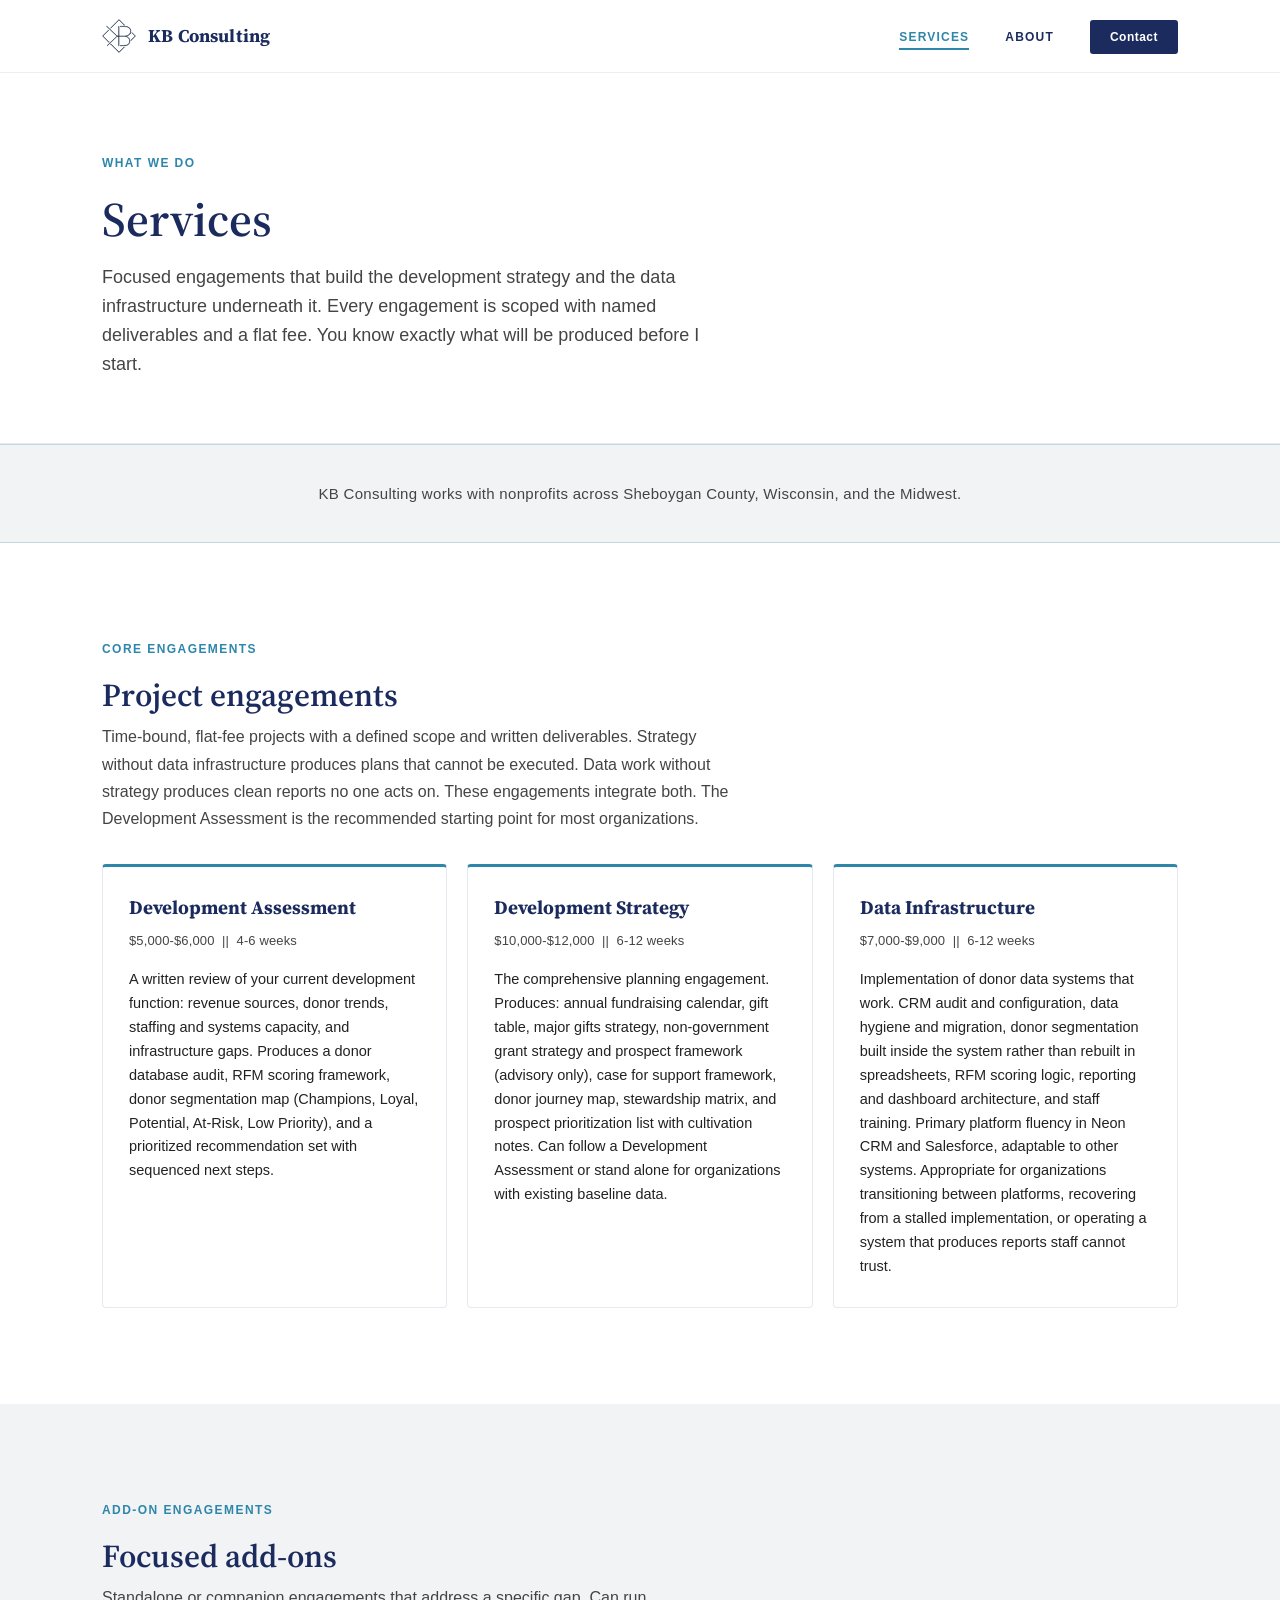
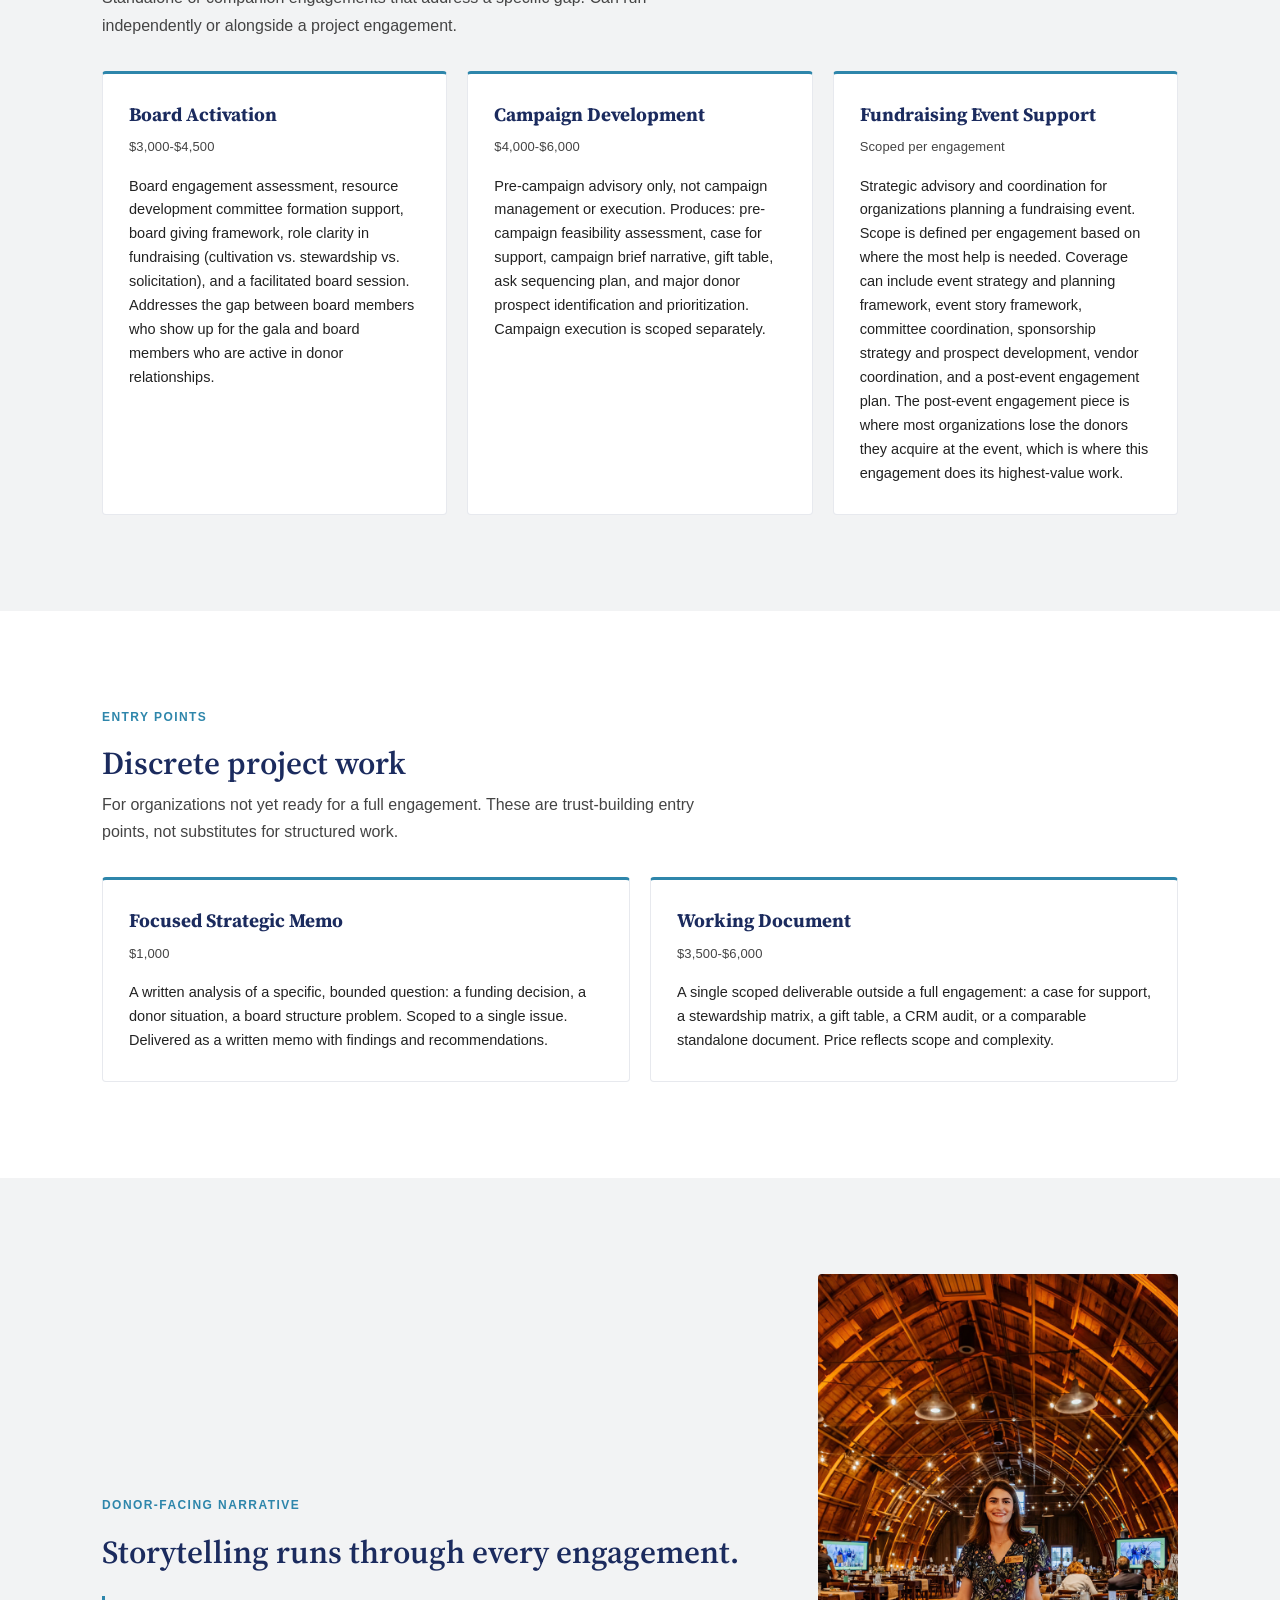
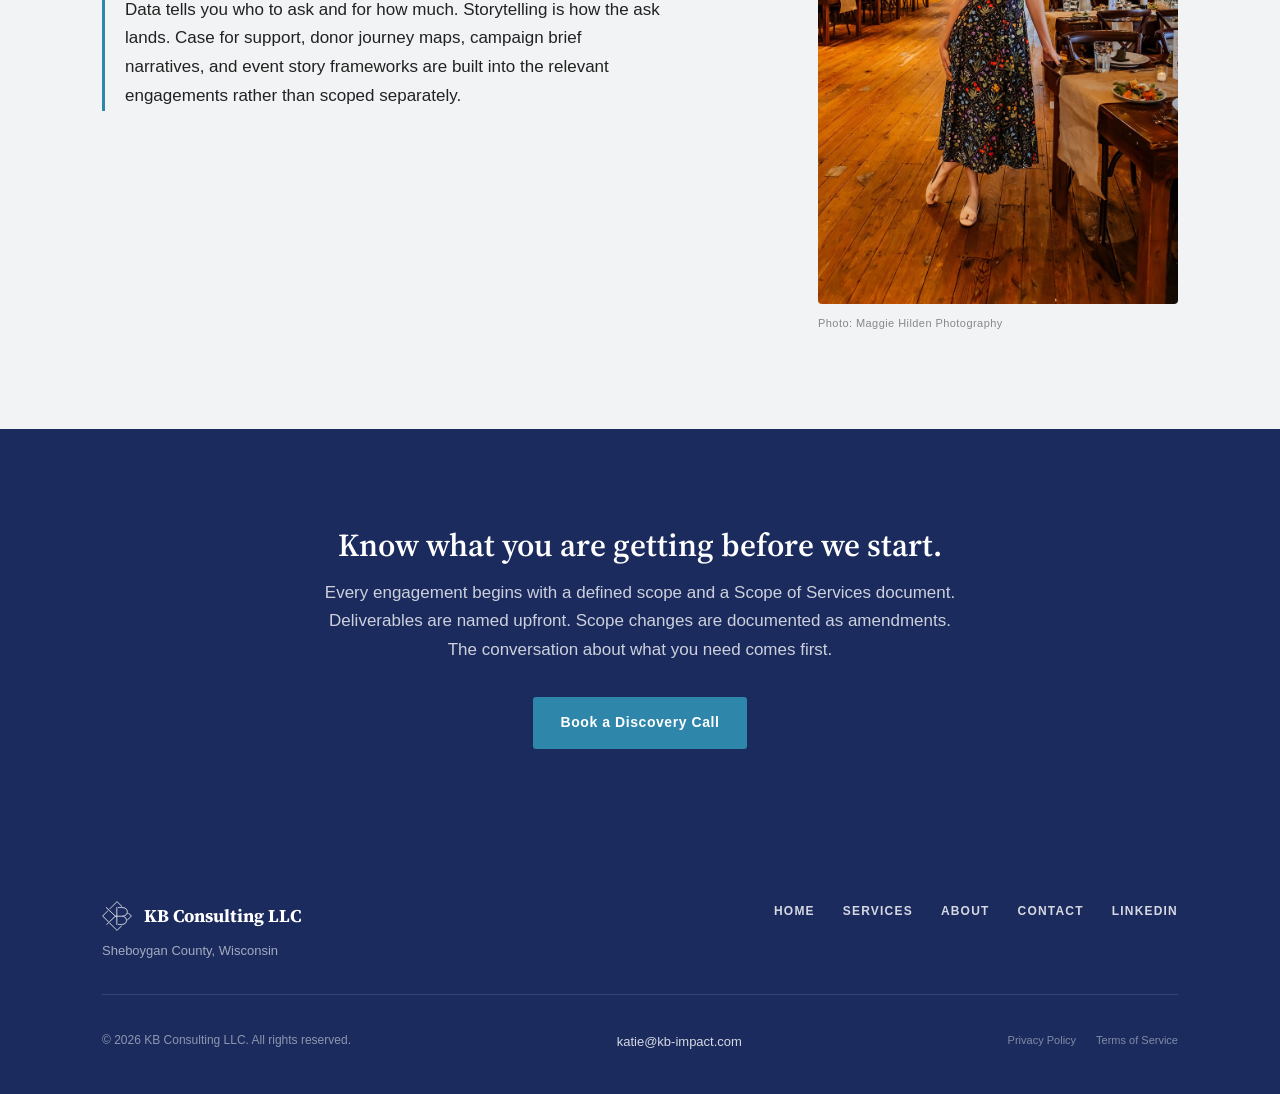
<file: services.html>
<!DOCTYPE html>
<html lang="en">
<head>
  <meta charset="UTF-8">
  <meta name="viewport" content="width=device-width, initial-scale=1.0">
  <title>Nonprofit Development Services &amp; Flat-Fee Pricing | Assessment, Strategy, CRM | KB Consulting</title>
  <meta name="description" content="Development services for small and mid-size nonprofits. Flat-fee assessments, strategy, CRM, board activation, campaigns, events, donor-facing narrative.">
  <link rel="canonical" href="https://kb-impact.com/services.html">

  <!-- Open Graph -->
  <meta property="og:type" content="website">
  <meta property="og:site_name" content="KB Consulting">
  <meta property="og:url" content="https://kb-impact.com/services.html">
  <meta property="og:title" content="Nonprofit Development Services &amp; Flat-Fee Pricing | KB Consulting">
  <meta property="og:description" content="Development services for small and mid-size nonprofits. Flat-fee assessments, strategy, CRM, board activation, campaigns, events, donor-facing narrative.">
  <meta property="og:image" content="https://kb-impact.com/assets/kb-consulting-og-card.png">
  <meta property="og:image:width" content="1200">
  <meta property="og:image:height" content="630">
  <meta property="og:image:alt" content="KB Consulting. Turning mission into momentum.">

  <!-- Twitter -->
  <meta name="twitter:card" content="summary_large_image">
  <meta name="twitter:title" content="Nonprofit Development Services &amp; Flat-Fee Pricing | KB Consulting">
  <meta name="twitter:description" content="Development services for small and mid-size nonprofits. Flat-fee assessments, strategy, CRM, board activation, campaigns, events.">
  <meta name="twitter:image" content="https://kb-impact.com/assets/kb-consulting-og-card.png">
  <meta name="twitter:image:alt" content="KB Consulting. Turning mission into momentum.">

  <!-- Fonts -->
  <link rel="preconnect" href="https://fonts.googleapis.com">
  <link rel="preconnect" href="https://fonts.gstatic.com" crossorigin>
  <link rel="icon" type="image/svg+xml" href="favicon.svg">
  <link rel="stylesheet" href="styles.css">

  <style>
    .narrative-grid {
      display: grid;
      grid-template-columns: 1fr 360px;
      gap: 56px;
      align-items: center;
    }

    .narrative-figure {
      margin: 0;
    }

    .narrative-figure__img {
      width: 100%;
      aspect-ratio: 2 / 3;
      object-fit: cover;
      background-color: var(--blue-gray);
      border-radius: 4px;
      display: block;
    }

    .narrative-figure__credit {
      margin-top: 10px;
      font-family: var(--font-sans);
      font-size: 11px;
      color: var(--meta-gray);
      letter-spacing: 0.04em;
      text-align: left;
    }

    @media (max-width: 768px) {
      .narrative-grid {
        grid-template-columns: 1fr;
        gap: 32px;
      }

      .narrative-figure {
        max-width: 320px;
      }
    }
  </style>

  <!-- JSON-LD: Service blocks for six public engagements -->
  <script type="application/ld+json">
  {
    "@context": "https://schema.org",
    "@graph": [
      {
        "@type": "Service",
        "@id": "https://kb-impact.com/services#development-assessment",
        "name": "Development Assessment",
        "serviceType": "Nonprofit Development Assessment",
        "description": "A four to six week diagnostic that produces a written assessment of your development infrastructure, a donor database audit, an RFM scoring framework, and a segmentation map of your active donor file. You leave with a sequenced recommendation set.",
        "provider": { "@id": "https://kb-impact.com/#organization" },
        "areaServed": [
          { "@type": "AdministrativeArea", "name": "Sheboygan County, Wisconsin" },
          { "@type": "State", "name": "Wisconsin" },
          { "@type": "Place", "name": "Midwest United States" }
        ],
        "offers": {
          "@type": "Offer",
          "priceCurrency": "USD",
          "priceSpecification": {
            "@type": "PriceSpecification",
            "minPrice": "5000",
            "maxPrice": "6000",
            "priceCurrency": "USD"
          }
        }
      },
      {
        "@type": "Service",
        "@id": "https://kb-impact.com/services#development-strategy",
        "name": "Development Strategy",
        "serviceType": "Fundraising Strategy and Planning",
        "description": "A six to twelve week planning engagement that produces the documents and frameworks needed to operate a fundraising program. Annual fundraising calendar, gift table, major gifts strategy, case for support framework, donor journey map, stewardship matrix, and prioritized prospect list with cultivation notes.",
        "provider": { "@id": "https://kb-impact.com/#organization" },
        "areaServed": [
          { "@type": "AdministrativeArea", "name": "Sheboygan County, Wisconsin" },
          { "@type": "State", "name": "Wisconsin" },
          { "@type": "Place", "name": "Midwest United States" }
        ],
        "offers": {
          "@type": "Offer",
          "priceCurrency": "USD",
          "priceSpecification": {
            "@type": "PriceSpecification",
            "minPrice": "10000",
            "maxPrice": "12000",
            "priceCurrency": "USD"
          }
        }
      },
      {
        "@type": "Service",
        "@id": "https://kb-impact.com/services#data-infrastructure",
        "name": "Data Infrastructure",
        "serviceType": "Nonprofit CRM Implementation and Donor Data Systems",
        "description": "Implementation of donor data systems that work. CRM audit and configuration, data hygiene and migration, donor segmentation built inside the system, RFM scoring logic, reporting and dashboard architecture, and staff training. Primary platform fluency in Neon CRM and Salesforce, adaptable to other systems.",
        "provider": { "@id": "https://kb-impact.com/#organization" },
        "areaServed": [
          { "@type": "AdministrativeArea", "name": "Sheboygan County, Wisconsin" },
          { "@type": "State", "name": "Wisconsin" },
          { "@type": "Place", "name": "Midwest United States" }
        ],
        "offers": {
          "@type": "Offer",
          "priceCurrency": "USD",
          "priceSpecification": {
            "@type": "PriceSpecification",
            "minPrice": "7000",
            "maxPrice": "9000",
            "priceCurrency": "USD"
          }
        }
      },
      {
        "@type": "Service",
        "@id": "https://kb-impact.com/services#board-activation",
        "name": "Board Activation",
        "serviceType": "Nonprofit Board Engagement in Fundraising",
        "description": "A focused engagement on board engagement in fundraising, distinct from board fundraising. Produces a board engagement assessment, resource development committee structure, board giving framework, role clarity across cultivation, stewardship, and solicitation, and a facilitated board session.",
        "provider": { "@id": "https://kb-impact.com/#organization" },
        "areaServed": [
          { "@type": "AdministrativeArea", "name": "Sheboygan County, Wisconsin" },
          { "@type": "State", "name": "Wisconsin" },
          { "@type": "Place", "name": "Midwest United States" }
        ],
        "offers": {
          "@type": "Offer",
          "priceCurrency": "USD",
          "priceSpecification": {
            "@type": "PriceSpecification",
            "minPrice": "3000",
            "maxPrice": "4500",
            "priceCurrency": "USD"
          }
        }
      },
      {
        "@type": "Service",
        "@id": "https://kb-impact.com/services#campaign-development",
        "name": "Campaign Development",
        "serviceType": "Pre-Campaign Advisory and Feasibility",
        "description": "Pre-campaign advisory for organizations considering a major capital or endowment campaign. Produces a feasibility assessment, case for support, campaign brief narrative, gift table, ask sequencing plan, and prioritized major donor prospect list. Campaign management and execution are scoped separately.",
        "provider": { "@id": "https://kb-impact.com/#organization" },
        "areaServed": [
          { "@type": "AdministrativeArea", "name": "Sheboygan County, Wisconsin" },
          { "@type": "State", "name": "Wisconsin" },
          { "@type": "Place", "name": "Midwest United States" }
        ],
        "offers": {
          "@type": "Offer",
          "priceCurrency": "USD",
          "priceSpecification": {
            "@type": "PriceSpecification",
            "minPrice": "4000",
            "maxPrice": "6000",
            "priceCurrency": "USD"
          }
        }
      },
      {
        "@type": "Service",
        "@id": "https://kb-impact.com/services#fundraising-event-support",
        "name": "Fundraising Event Support",
        "serviceType": "Fundraising Event Strategy and Coordination",
        "description": "Strategic advisory and coordination for organizations planning a fundraising event. Scope is defined per engagement. Coverage can include event strategy and planning framework, event story framework, committee coordination, sponsorship development, vendor coordination, and post-event donor engagement. KB Consulting does not run events.",
        "provider": { "@id": "https://kb-impact.com/#organization" },
        "areaServed": [
          { "@type": "AdministrativeArea", "name": "Sheboygan County, Wisconsin" },
          { "@type": "State", "name": "Wisconsin" },
          { "@type": "Place", "name": "Midwest United States" }
        ],
        "offers": {
          "@type": "Offer",
          "description": "Scoped per engagement. Pricing discussed in discovery."
        }
      }
    ]
  }
  </script>
</head>
<body>

  <!-- NAVIGATION -->
  <nav class="nav" role="navigation" aria-label="Main navigation">
    <div class="nav__inner">
      <a href="./" class="nav__logo">
        <img src="logo.svg" alt="" aria-hidden="true" class="nav__logo-img" width="34" height="34">
        <span>KB Consulting</span>
      </a>
      <ul class="nav__links" role="list">
        <li><a href="services.html" class="nav__link nav__link--active">Services</a></li>
        <li><a href="about.html" class="nav__link">About</a></li>
        <li><a href="contact.html" class="nav__cta">Contact</a></li>
      </ul>
      <button class="nav__toggle" aria-label="Open menu" aria-expanded="false">
        <span></span>
        <span></span>
        <span></span>
      </button>
    </div>
    <div class="nav__drawer" role="menu">
      <a href="services.html" class="nav__link nav__link--active" role="menuitem">Services</a>
      <a href="about.html" class="nav__link" role="menuitem">About</a>
      <a href="contact.html" class="nav__cta" role="menuitem">Contact</a>
    </div>
  </nav>

  <!-- PAGE HERO -->
  <section class="page-hero" aria-label="Services">
    <div class="page-hero__inner">
      <span class="label">What We Do</span>
      <h1 class="page-hero__headline">Services</h1>
      <p class="page-hero__sub">
        Focused engagements that build the development strategy and the data infrastructure underneath it. Every engagement is scoped with named deliverables and a flat fee. You know exactly what will be produced before I start.
      </p>
    </div>
  </section>

  <!-- GEOGRAPHY LINE -->
  <div class="geo-band" aria-label="Service area">
    <p class="geo-band__text">KB Consulting works with nonprofits across Sheboygan County, Wisconsin, and the Midwest.</p>
  </div>

  <!-- CORE ENGAGEMENTS -->
  <section class="section section--linen" aria-label="Core engagements">
    <div class="container">
      <span class="label">Core Engagements</span>
      <h2 class="mb-8">Project engagements</h2>
      <p class="mb-32" style="color: var(--slate);">Time-bound, flat-fee projects with a defined scope and written deliverables. Strategy without data infrastructure produces plans that cannot be executed. Data work without strategy produces clean reports no one acts on. These engagements integrate both. The Development Assessment is the recommended starting point for most organizations.</p>
      <div class="card-grid">

        <article class="card">
          <h3 class="card__heading">Development Assessment</h3>
          <p class="card__meta">$5,000-$6,000 &nbsp;||&nbsp; 4-6 weeks</p>
          <p class="card__body">A written review of your current development function: revenue sources, donor trends, staffing and systems capacity, and infrastructure gaps. Produces a donor database audit, RFM scoring framework, donor segmentation map (Champions, Loyal, Potential, At-Risk, Low Priority), and a prioritized recommendation set with sequenced next steps.</p>
        </article>

        <article class="card">
          <h3 class="card__heading">Development Strategy</h3>
          <p class="card__meta">$10,000-$12,000 &nbsp;||&nbsp; 6-12 weeks</p>
          <p class="card__body">The comprehensive planning engagement. Produces: annual fundraising calendar, gift table, major gifts strategy, non-government grant strategy and prospect framework (advisory only), case for support framework, donor journey map, stewardship matrix, and prospect prioritization list with cultivation notes. Can follow a Development Assessment or stand alone for organizations with existing baseline data.</p>
        </article>

        <article class="card">
          <h3 class="card__heading">Data Infrastructure</h3>
          <p class="card__meta">$7,000-$9,000 &nbsp;||&nbsp; 6-12 weeks</p>
          <p class="card__body">Implementation of donor data systems that work. CRM audit and configuration, data hygiene and migration, donor segmentation built inside the system rather than rebuilt in spreadsheets, RFM scoring logic, reporting and dashboard architecture, and staff training. Primary platform fluency in Neon CRM and Salesforce, adaptable to other systems. Appropriate for organizations transitioning between platforms, recovering from a stalled implementation, or operating a system that produces reports staff cannot trust.</p>
        </article>

      </div>
    </div>
  </section>

  <!-- ADD-ON ENGAGEMENTS -->
  <section class="section section--off" aria-label="Add-on engagements">
    <div class="container">
      <span class="label">Add-On Engagements</span>
      <h2 class="mb-8">Focused add-ons</h2>
      <p class="mb-32" style="color: var(--slate);">Standalone or companion engagements that address a specific gap. Can run independently or alongside a project engagement.</p>
      <div class="card-grid">

        <article class="card">
          <h3 class="card__heading">Board Activation</h3>
          <p class="card__meta">$3,000-$4,500</p>
          <p class="card__body">Board engagement assessment, resource development committee formation support, board giving framework, role clarity in fundraising (cultivation vs. stewardship vs. solicitation), and a facilitated board session. Addresses the gap between board members who show up for the gala and board members who are active in donor relationships.</p>
        </article>

        <article class="card">
          <h3 class="card__heading">Campaign Development</h3>
          <p class="card__meta">$4,000-$6,000</p>
          <p class="card__body">Pre-campaign advisory only, not campaign management or execution. Produces: pre-campaign feasibility assessment, case for support, campaign brief narrative, gift table, ask sequencing plan, and major donor prospect identification and prioritization. Campaign execution is scoped separately.</p>
        </article>

        <article class="card">
          <h3 class="card__heading">Fundraising Event Support</h3>
          <p class="card__meta">Scoped per engagement</p>
          <p class="card__body">Strategic advisory and coordination for organizations planning a fundraising event. Scope is defined per engagement based on where the most help is needed. Coverage can include event strategy and planning framework, event story framework, committee coordination, sponsorship strategy and prospect development, vendor coordination, and a post-event engagement plan. The post-event engagement piece is where most organizations lose the donors they acquire at the event, which is where this engagement does its highest-value work.</p>
        </article>

      </div>
    </div>
  </section>

  <!-- DISCRETE PROJECT WORK -->
  <section class="section section--linen" aria-label="Discrete project work">
    <div class="container">
      <span class="label">Entry Points</span>
      <h2 class="mb-8">Discrete project work</h2>
      <p class="mb-32" style="color: var(--slate);">For organizations not yet ready for a full engagement. These are trust-building entry points, not substitutes for structured work.</p>
      <div class="card-grid" style="grid-template-columns: repeat(2, 1fr);">

        <article class="card">
          <h3 class="card__heading">Focused Strategic Memo</h3>
          <p class="card__meta">$1,000</p>
          <p class="card__body">A written analysis of a specific, bounded question: a funding decision, a donor situation, a board structure problem. Scoped to a single issue. Delivered as a written memo with findings and recommendations.</p>
        </article>

        <article class="card">
          <h3 class="card__heading">Working Document</h3>
          <p class="card__meta">$3,500-$6,000</p>
          <p class="card__body">A single scoped deliverable outside a full engagement: a case for support, a stewardship matrix, a gift table, a CRM audit, or a comparable standalone document. Price reflects scope and complexity.</p>
        </article>

      </div>
    </div>
  </section>

  <!-- DONOR-FACING NARRATIVE BAND -->
  <section class="section section--off" aria-label="Donor-facing narrative">
    <div class="container">
      <div class="narrative-grid">
        <div>
          <span class="label">Donor-Facing Narrative</span>
          <h2 class="mb-24">Storytelling runs through every engagement.</h2>
          <p class="accent-rule" style="font-size: 17px; line-height: 1.7; color: var(--ink); max-width: 560px;">
            Data tells you who to ask and for how much. Storytelling is how the ask lands. Case for support, donor journey maps, campaign brief narratives, and event story frameworks are built into the relevant engagements rather than scoped separately.
          </p>
        </div>
        <figure class="narrative-figure">
          <img
            src="assets/event-photo.jpg"
            alt="Katie Bartelt at a fundraising event venue"
            class="narrative-figure__img"
            width="420"
            height="630">
          <figcaption class="narrative-figure__credit">Photo: Maggie Hilden Photography</figcaption>
        </figure>
      </div>
    </div>
  </section>

  <!-- ENGAGEMENT STRUCTURE CTA -->
  <section class="section section--navy cta-section" aria-label="Engagement structure">
    <div class="container">
      <h2 class="cta-section__headline">Know what you are getting before we start.</h2>
      <p class="cta-section__body">Every engagement begins with a defined scope and a Scope of Services document. Deliverables are named upfront. Scope changes are documented as amendments. The conversation about what you need comes first.</p>
      <a href="https://outlook.office.com/bookwithme/user/df3f223bc7c3425aaa69783fd2089150@kb-impact.com/meetingtype/jyWmmkOtrUSVxgYVO5sxMA2?anonymous&amp;ismsaljsauthenabled&amp;ep=mcard" class="btn btn--hero" target="_blank" rel="noopener noreferrer">Book a Discovery Call</a>
    </div>
  </section>

  <!-- FOOTER -->
  <footer class="footer" role="contentinfo">
    <div class="footer__inner">
      <div class="footer__top">
        <div>
          <a href="./" class="footer__logo">
            <img src="logo.svg" alt="" aria-hidden="true" class="footer__logo-img" width="30" height="30">
            <span>KB Consulting LLC</span>
          </a>
          <p class="footer__location">Sheboygan County, Wisconsin</p>
        </div>
        <nav class="footer__nav" aria-label="Footer navigation">
          <a href="./" class="footer__link">Home</a>
          <a href="services.html" class="footer__link">Services</a>
          <a href="about.html" class="footer__link">About</a>
          <a href="contact.html" class="footer__link">Contact</a>
          <a href="https://www.linkedin.com/in/katie-bartelt-506860180/" class="footer__link" target="_blank" rel="noopener noreferrer">LinkedIn</a>
        </nav>
      </div>
      <div class="footer__divider"></div>
      <div class="footer__bottom">
        <p class="footer__copy">&copy; 2026 KB Consulting LLC. All rights reserved.</p>
        <div class="footer__contact">
          <a href="mailto:katie@kb-impact.com">katie@kb-impact.com</a>
        </div>
        <div class="footer__legal">
          <a href="privacy.html">Privacy Policy</a>
          <a href="terms.html">Terms of Service</a>
        </div>
      </div>
    </div>
  </footer>

  <script>
    const toggle = document.querySelector('.nav__toggle');
    const drawer = document.querySelector('.nav__drawer');
    toggle.addEventListener('click', () => {
      const isOpen = toggle.classList.toggle('open');
      drawer.classList.toggle('open', isOpen);
      toggle.setAttribute('aria-expanded', isOpen);
    });
  </script>

</body>
</html>
</file>
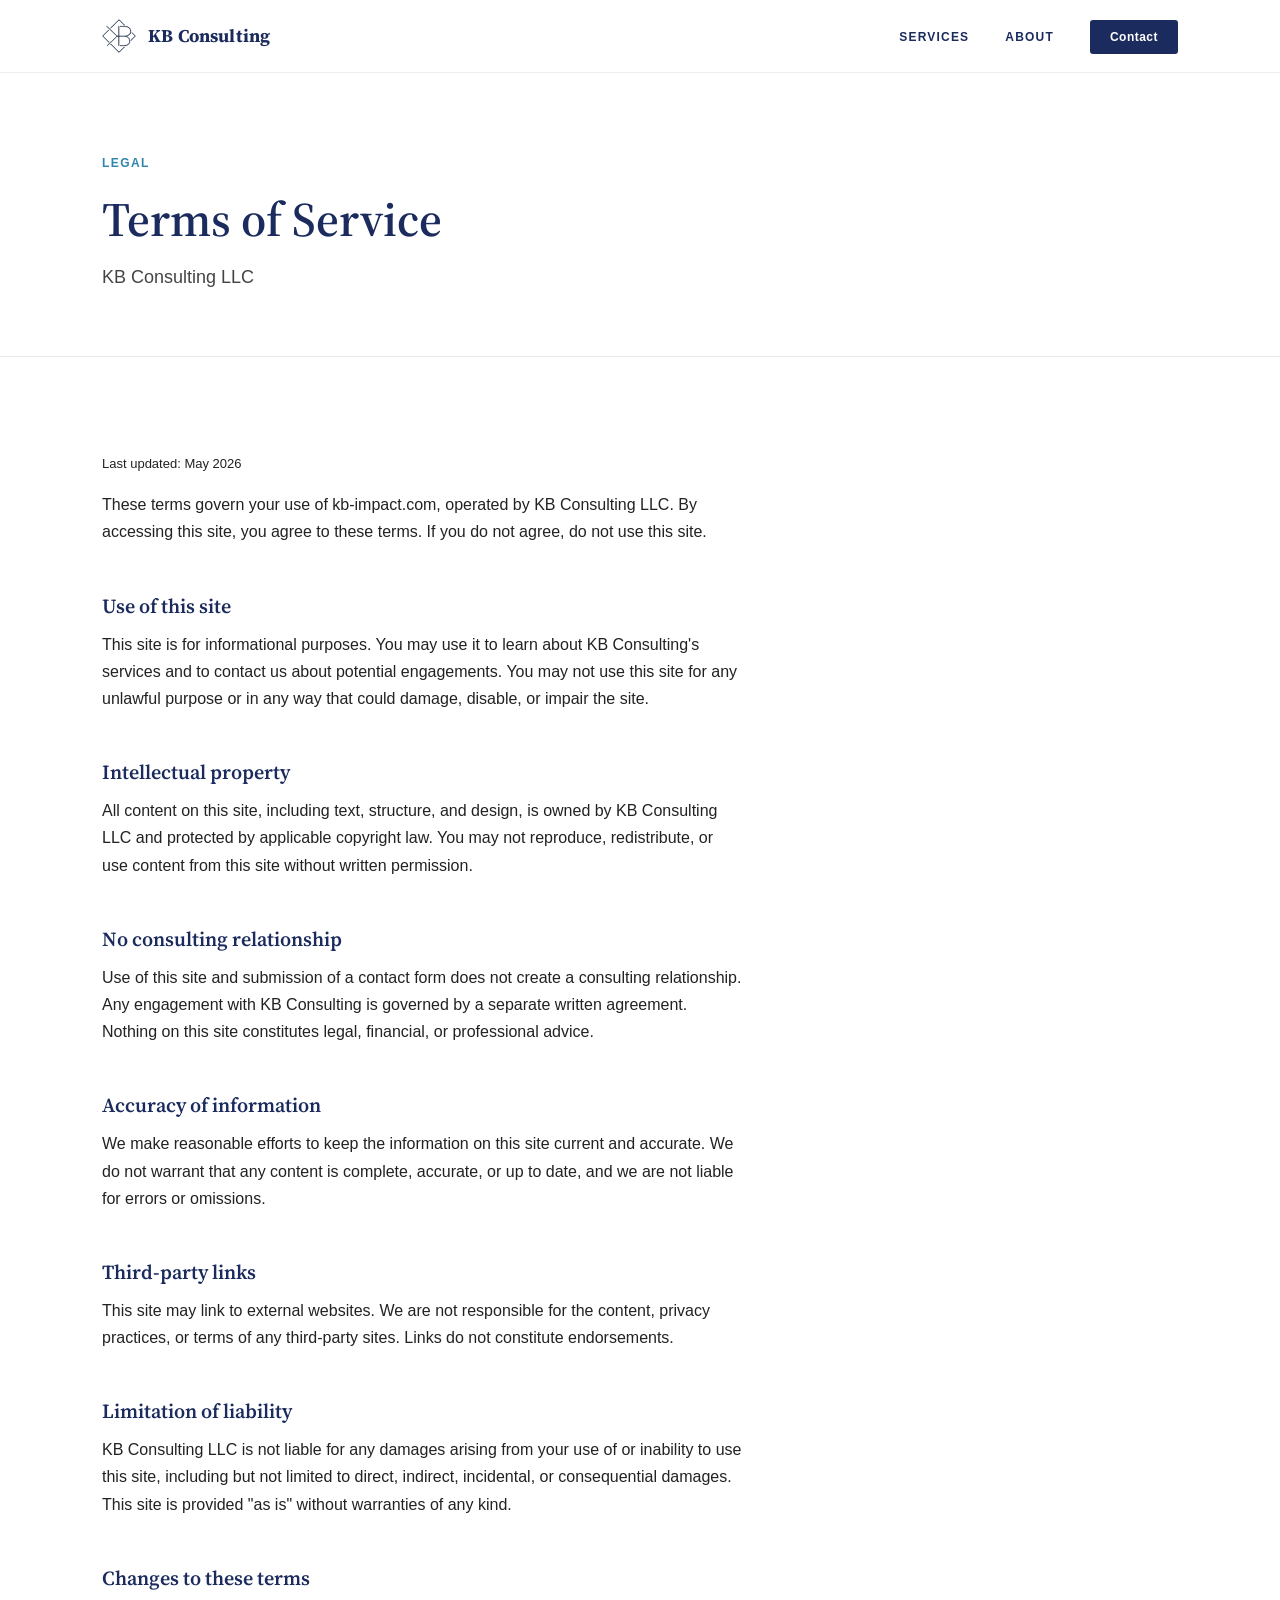
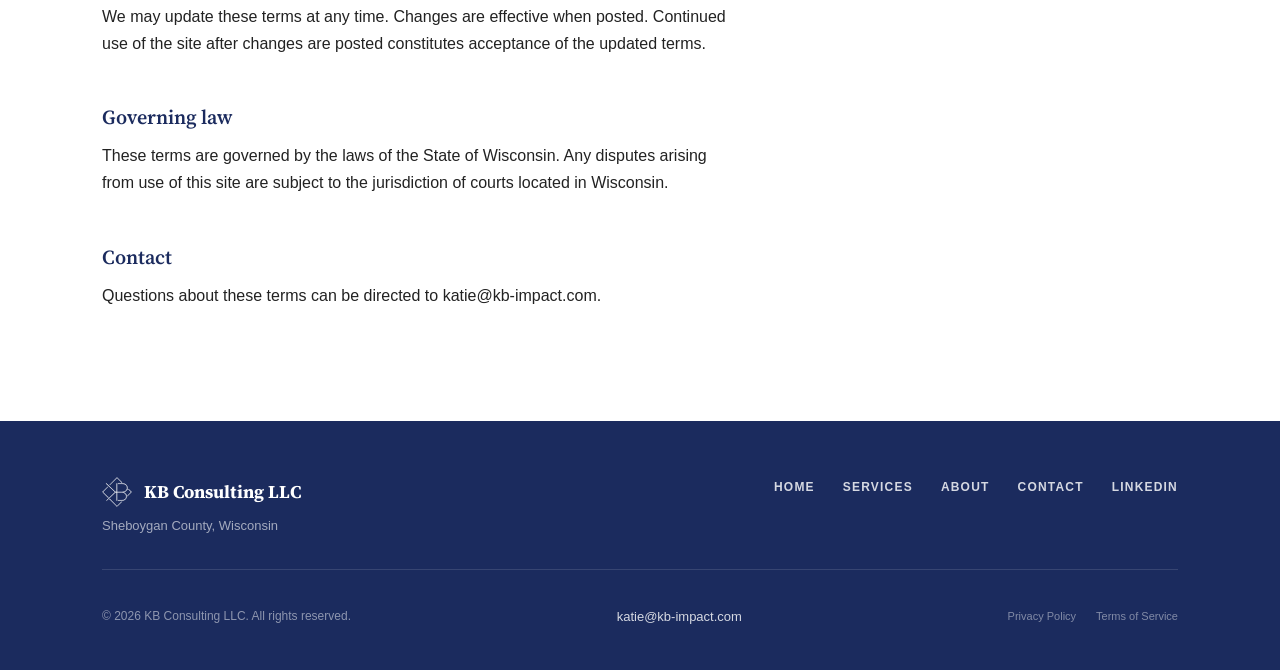
<file: terms.html>
<!DOCTYPE html>
<html lang="en">
<head>
  <meta charset="UTF-8">
  <meta name="viewport" content="width=device-width, initial-scale=1.0">
  <title>Terms of Service | KB Consulting LLC</title>
  <meta name="description" content="Terms of service for kb-impact.com. KB Consulting LLC.">
  <link rel="canonical" href="https://kb-impact.com/terms.html">
  <link rel="preconnect" href="https://fonts.googleapis.com">
  <link rel="preconnect" href="https://fonts.gstatic.com" crossorigin>
  <link rel="icon" type="image/svg+xml" href="favicon.svg">
  <link rel="stylesheet" href="styles.css">
  <style>
    .legal-body h2 {
      font-size: 20px;
      margin-top: 48px;
      margin-bottom: 12px;
    }
    .legal-body p {
      margin-bottom: 16px;
      color: var(--ink);
    }
    .legal-meta {
      font-size: 13px;
      color: var(--slate);
      margin-bottom: 40px;
    }
  </style>
</head>
<body>

  <!-- NAVIGATION -->
  <nav class="nav" role="navigation" aria-label="Main navigation">
    <div class="nav__inner">
      <a href="./" class="nav__logo">
        <img src="logo.svg" alt="" aria-hidden="true" class="nav__logo-img" width="34" height="34">
        <span>KB Consulting</span>
      </a>
      <ul class="nav__links" role="list">
        <li><a href="services.html" class="nav__link">Services</a></li>
        <li><a href="about.html" class="nav__link">About</a></li>
        <li><a href="contact.html" class="nav__cta">Contact</a></li>
      </ul>
      <button class="nav__toggle" aria-label="Open menu" aria-expanded="false">
        <span></span>
        <span></span>
        <span></span>
      </button>
    </div>
    <div class="nav__drawer" role="menu">
      <a href="services.html" class="nav__link" role="menuitem">Services</a>
      <a href="about.html" class="nav__link" role="menuitem">About</a>
      <a href="contact.html" class="nav__cta" role="menuitem">Contact</a>
    </div>
  </nav>

  <!-- PAGE HERO -->
  <section class="page-hero" aria-label="Terms of Service">
    <div class="page-hero__inner">
      <span class="label">Legal</span>
      <h1 class="page-hero__headline">Terms of Service</h1>
      <p class="page-hero__sub">KB Consulting LLC</p>
    </div>
  </section>

  <!-- CONTENT -->
  <section class="section section--linen" aria-label="Terms of service content">
    <div class="container">
      <div class="legal-body" style="max-width: 640px;">

        <p class="legal-meta">Last updated: May 2026</p>

        <p>These terms govern your use of kb-impact.com, operated by KB Consulting LLC. By accessing this site, you agree to these terms. If you do not agree, do not use this site.</p>

        <h2>Use of this site</h2>
        <p>This site is for informational purposes. You may use it to learn about KB Consulting's services and to contact us about potential engagements. You may not use this site for any unlawful purpose or in any way that could damage, disable, or impair the site.</p>

        <h2>Intellectual property</h2>
        <p>All content on this site, including text, structure, and design, is owned by KB Consulting LLC and protected by applicable copyright law. You may not reproduce, redistribute, or use content from this site without written permission.</p>

        <h2>No consulting relationship</h2>
        <p>Use of this site and submission of a contact form does not create a consulting relationship. Any engagement with KB Consulting is governed by a separate written agreement. Nothing on this site constitutes legal, financial, or professional advice.</p>

        <h2>Accuracy of information</h2>
        <p>We make reasonable efforts to keep the information on this site current and accurate. We do not warrant that any content is complete, accurate, or up to date, and we are not liable for errors or omissions.</p>

        <h2>Third-party links</h2>
        <p>This site may link to external websites. We are not responsible for the content, privacy practices, or terms of any third-party sites. Links do not constitute endorsements.</p>

        <h2>Limitation of liability</h2>
        <p>KB Consulting LLC is not liable for any damages arising from your use of or inability to use this site, including but not limited to direct, indirect, incidental, or consequential damages. This site is provided "as is" without warranties of any kind.</p>

        <h2>Changes to these terms</h2>
        <p>We may update these terms at any time. Changes are effective when posted. Continued use of the site after changes are posted constitutes acceptance of the updated terms.</p>

        <h2>Governing law</h2>
        <p>These terms are governed by the laws of the State of Wisconsin. Any disputes arising from use of this site are subject to the jurisdiction of courts located in Wisconsin.</p>

        <h2>Contact</h2>
        <p>Questions about these terms can be directed to katie@kb-impact.com.</p>

      </div>
    </div>
  </section>

  <!-- FOOTER -->
  <footer class="footer" role="contentinfo">
    <div class="footer__inner">
      <div class="footer__top">
        <div>
          <a href="./" class="footer__logo">
            <img src="logo.svg" alt="" aria-hidden="true" class="footer__logo-img" width="30" height="30">
            <span>KB Consulting LLC</span>
          </a>
          <p class="footer__location">Sheboygan County, Wisconsin</p>
        </div>
        <nav class="footer__nav" aria-label="Footer navigation">
          <a href="./" class="footer__link">Home</a>
          <a href="services.html" class="footer__link">Services</a>
          <a href="about.html" class="footer__link">About</a>
          <a href="contact.html" class="footer__link">Contact</a>
          <a href="https://www.linkedin.com/in/katie-bartelt-506860180/" class="footer__link" target="_blank" rel="noopener noreferrer">LinkedIn</a>
        </nav>
      </div>
      <div class="footer__divider"></div>
      <div class="footer__bottom">
        <p class="footer__copy">&copy; 2026 KB Consulting LLC. All rights reserved.</p>
        <div class="footer__contact">
          <a href="mailto:katie@kb-impact.com">katie@kb-impact.com</a>
        </div>
        <div class="footer__legal">
          <a href="privacy.html">Privacy Policy</a>
          <a href="terms.html">Terms of Service</a>
        </div>
      </div>
    </div>
  </footer>

  <script>
    const toggle = document.querySelector('.nav__toggle');
    const drawer = document.querySelector('.nav__drawer');
    toggle.addEventListener('click', () => {
      const isOpen = toggle.classList.toggle('open');
      drawer.classList.toggle('open', isOpen);
      toggle.setAttribute('aria-expanded', isOpen);
    });
  </script>

</body>
</html>
</file>
<file: styles.css>
/* KB Consulting — Shared Stylesheet
   kb-impact.com | Brand Profile reconciliation: May 13, 2026
   Colors and typography aligned to _KB Brand/KB_Consulting_Brand_Profile.md
   ================================================ */

/* Google Fonts — Source Serif Pro (headings, brand). Arial is system default for body. */
@import url('https://fonts.googleapis.com/css2?family=Source+Serif+Pro:wght@400;600;700&display=swap');

/* ================================================
   1. CSS CUSTOM PROPERTIES (Brand Tokens)
   ================================================ */
:root {
  /* Brand Profile colors */
  --navy:        #1B2B5E;  /* Primary navy: logo, document titles, section headers */
  --cerulean:    #2E86AB;  /* Accent: section header bars, divider lines, secondary emphasis */
  --ink:         #222222;  /* Body text on white */
  --slate:       #444444;  /* Secondary body, captions */
  --blue-gray:   #E8ECF0;  /* Light alternating row fills */
  --off-white:   #F2F3F4;  /* Secondary alternating fills */
  --muted-bg:    #AAAACC;  /* Subtitle text on navy backgrounds */
  --meta-gray:   #888888;  /* Header/footer meta */
  --white:       #FFFFFF;

  /* Backward-compat aliases for sections referencing prior tokens */
  --linen: #FFFFFF;
  --mist:  #E8ECF0;
  --seafoam: #2E86AB;

  /* Typography */
  --font-serif: 'Source Serif Pro', Georgia, 'Times New Roman', serif;
  --font-sans:  Arial, Helvetica, sans-serif;

  /* Type scale */
  --h1: 48px;
  --h2: 32px;
  --h3: 22px;
  --body: 16px;
  --nav: 12px;
  --label: 12px;
  --btn: 14px;
  --caption: 13px;

  /* Layout */
  --max-content: 1140px;
  --max-body: 640px;
  --section-v: 96px;
  --section-v-sm: 64px;
}

/* ================================================
   2. RESET & BASE
   ================================================ */
*, *::before, *::after {
  box-sizing: border-box;
  margin: 0;
  padding: 0;
}

html {
  -webkit-font-smoothing: antialiased;
  -moz-osx-font-smoothing: grayscale;
  scroll-behavior: smooth;
}

body {
  background-color: var(--white);
  color: var(--ink);
  font-family: var(--font-sans);
  font-size: var(--body);
  line-height: 1.7;
}

img {
  max-width: 100%;
  display: block;
}

a {
  color: inherit;
  text-decoration: none;
}

ul {
  list-style: none;
}

/* ================================================
   3. TYPOGRAPHY
   ================================================ */
h1, h2, h3 {
  font-family: var(--font-serif);
  font-weight: 600;
  color: var(--navy);
  line-height: 1.25;
}

h1 { font-size: var(--h1); }
h2 { font-size: var(--h2); }
h3 { font-size: var(--h3); }

p {
  max-width: var(--max-body);
  color: var(--ink);
}

/* ================================================
   4. LAYOUT UTILITIES
   ================================================ */
.container {
  max-width: var(--max-content);
  margin: 0 auto;
  padding: 0 32px;
}

.section {
  padding: var(--section-v) 0;
}

.section--mist {
  background-color: var(--blue-gray);
}

.section--navy {
  background-color: var(--navy);
}

.section--linen,
.section--white {
  background-color: var(--white);
}

.section--off {
  background-color: var(--off-white);
}

/* ================================================
   5. LABEL / EYEBROW
   ================================================ */
.label {
  font-family: var(--font-sans);
  font-size: var(--label);
  font-weight: 700;
  letter-spacing: 0.12em;
  text-transform: uppercase;
  color: var(--cerulean);
  display: block;
  margin-bottom: 16px;
}

.label--slate {
  color: var(--slate);
}

.label--light {
  color: var(--muted-bg);
}

/* ================================================
   6. BUTTONS
   ================================================ */
.btn {
  display: inline-block;
  font-family: var(--font-sans);
  font-size: var(--btn);
  font-weight: 700;
  letter-spacing: 0.04em;
  border-radius: 3px;
  padding: 14px 28px;
  cursor: pointer;
  transition: opacity 0.18s ease, background-color 0.18s ease, color 0.18s ease;
  border: none;
  text-align: center;
  text-transform: none;
}

.btn--primary {
  background-color: var(--navy);
  color: var(--white);
}

.btn--primary:hover {
  background-color: var(--cerulean);
}

.btn--secondary {
  background-color: transparent;
  color: var(--navy);
  border: 1.5px solid var(--navy);
}

.btn--secondary:hover {
  background-color: var(--navy);
  color: var(--white);
}

.btn--hero {
  background-color: var(--cerulean);
  color: var(--white);
}

.btn--hero:hover {
  background-color: var(--white);
  color: var(--navy);
}

/* ================================================
   7. TEXT LINK
   ================================================ */
.link {
  color: var(--cerulean);
  text-decoration: underline;
  text-underline-offset: 3px;
  font-weight: 600;
  transition: opacity 0.18s ease;
}

.link:hover {
  opacity: 0.75;
}

/* ================================================
   8. CERULEAN ACCENT RULE
   ================================================ */
.accent-rule {
  border-left: 3px solid var(--cerulean);
  border-radius: 0;
  padding-left: 20px;
}

/* ================================================
   9. NAVIGATION
   ================================================ */
.nav {
  position: sticky;
  top: 0;
  z-index: 100;
  background-color: var(--white);
  border-bottom: 1px solid rgba(27, 43, 94, 0.08);
}

.nav__inner {
  max-width: var(--max-content);
  margin: 0 auto;
  padding: 0 32px;
  height: 72px;
  display: flex;
  align-items: center;
  justify-content: space-between;
}

.nav__logo {
  display: flex;
  align-items: center;
  gap: 12px;
  font-family: var(--font-serif);
  font-size: 18px;
  font-weight: 700;
  color: var(--navy);
  letter-spacing: 0.01em;
  text-decoration: none;
  flex-shrink: 0;
}

.nav__logo-img {
  width: 34px;
  height: 34px;
  display: block;
  flex-shrink: 0;
}

.nav__links {
  display: flex;
  align-items: center;
  gap: 36px;
}

.nav__link {
  font-family: var(--font-sans);
  font-size: var(--nav);
  font-weight: 700;
  letter-spacing: 0.1em;
  text-transform: uppercase;
  color: var(--navy);
  text-decoration: none;
  transition: color 0.18s ease;
  position: relative;
}

.nav__link:hover {
  color: var(--cerulean);
}

.nav__link--active {
  color: var(--cerulean);
}

.nav__link--active::after {
  content: '';
  position: absolute;
  bottom: -6px;
  left: 0;
  right: 0;
  height: 2px;
  background-color: var(--cerulean);
}

.nav__cta {
  font-family: var(--font-sans);
  font-size: 12px;
  font-weight: 700;
  letter-spacing: 0.04em;
  color: var(--white);
  background-color: var(--navy);
  padding: 10px 20px;
  border-radius: 3px;
  text-decoration: none;
  transition: background-color 0.18s ease;
  text-transform: none;
}

.nav__cta:hover {
  background-color: var(--cerulean);
}

/* Hamburger */
.nav__toggle {
  display: none;
  flex-direction: column;
  gap: 5px;
  cursor: pointer;
  background: none;
  border: none;
  padding: 4px;
}

.nav__toggle span {
  display: block;
  width: 22px;
  height: 2px;
  background-color: var(--navy);
  transition: transform 0.2s ease, opacity 0.2s ease;
}

.nav__toggle.open span:nth-child(1) {
  transform: translateY(7px) rotate(45deg);
}
.nav__toggle.open span:nth-child(2) {
  opacity: 0;
}
.nav__toggle.open span:nth-child(3) {
  transform: translateY(-7px) rotate(-45deg);
}

/* Mobile nav drawer */
.nav__drawer {
  display: none;
  flex-direction: column;
  gap: 0;
  background-color: var(--white);
  border-top: 1px solid rgba(27, 43, 94, 0.08);
  padding: 16px 32px 24px;
}

.nav__drawer.open {
  display: flex;
}

.nav__drawer .nav__link {
  padding: 12px 0;
  border-bottom: 1px solid rgba(27, 43, 94, 0.06);
  font-size: 13px;
}

.nav__drawer .nav__cta {
  margin-top: 16px;
  text-align: center;
}

/* ================================================
   10. FOOTER
   ================================================ */
.footer {
  background-color: var(--navy);
  color: rgba(255, 255, 255, 0.72);
  padding: 56px 0 40px;
}

.footer__inner {
  max-width: var(--max-content);
  margin: 0 auto;
  padding: 0 32px;
  display: flex;
  flex-direction: column;
  gap: 32px;
}

.footer__top {
  display: flex;
  align-items: flex-start;
  justify-content: space-between;
  gap: 32px;
  flex-wrap: wrap;
}

.footer__logo {
  display: flex;
  align-items: center;
  gap: 12px;
  font-family: var(--font-serif);
  font-size: 18px;
  font-weight: 700;
  color: var(--white);
  text-decoration: none;
}

.footer__logo-img {
  width: 30px;
  height: 30px;
  display: block;
  flex-shrink: 0;
  filter: brightness(0) saturate(0) invert(1);
  opacity: 0.95;
}

.footer__location {
  font-family: var(--font-sans);
  font-size: 13px;
  color: rgba(255, 255, 255, 0.6);
  margin-top: 8px;
  max-width: none;
}

.footer__nav {
  display: flex;
  gap: 28px;
  flex-wrap: wrap;
  align-items: center;
}

.footer__link {
  font-family: var(--font-sans);
  font-size: 12px;
  font-weight: 700;
  letter-spacing: 0.1em;
  text-transform: uppercase;
  color: rgba(255, 255, 255, 0.82);
  text-decoration: none;
  transition: color 0.18s ease;
}

.footer__link:hover {
  color: var(--white);
}

.footer__divider {
  height: 1px;
  background-color: rgba(255, 255, 255, 0.12);
}

.footer__bottom {
  display: flex;
  align-items: center;
  justify-content: space-between;
  gap: 16px;
  flex-wrap: wrap;
}

.footer__copy {
  font-size: 12px;
  color: rgba(255, 255, 255, 0.5);
  max-width: none;
}

.footer__contact a {
  font-size: 13px;
  color: rgba(255, 255, 255, 0.82);
  text-decoration: none;
  transition: color 0.18s ease;
}

.footer__contact a:hover {
  color: var(--white);
}

.footer__legal {
  display: flex;
  gap: 20px;
}

.footer__legal a {
  font-size: 11px;
  color: rgba(255, 255, 255, 0.45);
  text-decoration: none;
  transition: color 0.18s ease;
}

.footer__legal a:hover {
  color: rgba(255, 255, 255, 0.85);
}

/* ================================================
   11. SERVICE CARDS
   ================================================ */
.card-grid {
  display: grid;
  grid-template-columns: repeat(3, 1fr);
  gap: 20px;
}

.card {
  background-color: var(--white);
  border: 1px solid rgba(27, 43, 94, 0.1);
  border-top: 3px solid var(--cerulean);
  border-radius: 4px;
  padding: 28px 26px;
  transition: border-color 0.2s ease, transform 0.2s ease;
}

.card:hover {
  border-top-color: var(--navy);
}

.card__heading {
  font-family: var(--font-serif);
  font-size: 19px;
  font-weight: 700;
  color: var(--navy);
  line-height: 1.3;
  margin-bottom: 10px;
}

.card__meta {
  font-family: var(--font-sans);
  font-size: 13px;
  color: var(--slate);
  margin: 4px 0 16px;
  letter-spacing: 0.01em;
}

.card__body {
  font-family: var(--font-sans);
  font-size: 14.5px;
  font-weight: 400;
  color: var(--ink);
  line-height: 1.65;
  max-width: none;
}

/* ================================================
   12. HERO — DARK (HOMEPAGE)
   ================================================ */
.hero {
  background-color: var(--navy);
  padding: 112px 0 104px;
}

.hero__inner {
  max-width: var(--max-content);
  margin: 0 auto;
  padding: 0 32px;
}

.hero__eyebrow {
  font-family: var(--font-sans);
  font-size: 11px;
  font-weight: 700;
  letter-spacing: 0.14em;
  text-transform: uppercase;
  color: var(--muted-bg);
  display: block;
  margin-bottom: 22px;
}

.hero__headline {
  font-family: var(--font-serif);
  font-size: 52px;
  font-weight: 700;
  color: var(--white);
  line-height: 1.18;
  max-width: 760px;
  margin-bottom: 22px;
}

.hero__sub {
  font-family: var(--font-sans);
  font-size: 18px;
  font-weight: 400;
  color: rgba(255, 255, 255, 0.78);
  max-width: 580px;
  line-height: 1.65;
  margin-bottom: 40px;
}

.hero__ctas {
  display: flex;
  align-items: center;
  gap: 20px;
  flex-wrap: wrap;
}

.hero__ctas .link {
  color: var(--white);
  opacity: 0.8;
}

.hero__ctas .link:hover {
  opacity: 1;
}

/* ================================================
   13. PAGE HERO — LIGHT
   ================================================ */
.page-hero {
  padding: 80px 0 64px;
  border-bottom: 1px solid rgba(27, 43, 94, 0.1);
  background-color: var(--white);
}

.page-hero__inner {
  max-width: var(--max-content);
  margin: 0 auto;
  padding: 0 32px;
}

.page-hero__headline {
  font-size: var(--h1);
  margin-bottom: 14px;
}

.page-hero__sub {
  font-size: 18px;
  color: var(--slate);
  font-family: var(--font-sans);
  font-weight: 400;
  max-width: 640px;
  line-height: 1.6;
}

/* ================================================
   14. FORMS
   ================================================ */
.form {
  display: flex;
  flex-direction: column;
  gap: 20px;
  max-width: 560px;
}

.form__field {
  display: flex;
  flex-direction: column;
  gap: 6px;
}

.form__label {
  font-family: var(--font-sans);
  font-size: 12px;
  font-weight: 700;
  letter-spacing: 0.08em;
  text-transform: uppercase;
  color: var(--slate);
}

.form__input,
.form__textarea {
  font-family: var(--font-sans);
  font-size: 15px;
  font-weight: 400;
  color: var(--ink);
  background-color: var(--white);
  border: 1.5px solid rgba(27, 43, 94, 0.2);
  border-radius: 3px;
  padding: 12px 14px;
  width: 100%;
  transition: border-color 0.18s ease;
  outline: none;
  -webkit-appearance: none;
}

.form__input::placeholder,
.form__textarea::placeholder {
  color: var(--slate);
  opacity: 0.6;
}

.form__input:focus,
.form__textarea:focus {
  border-color: var(--cerulean);
}

.form__textarea {
  resize: vertical;
  min-height: 120px;
  line-height: 1.6;
}

.form__note {
  font-size: 13px;
  color: var(--slate);
  margin-top: 4px;
  max-width: none;
}

.form__honeypot {
  display: none;
}

/* ================================================
   15. CTA SECTION
   ================================================ */
.cta-section {
  padding: var(--section-v) 0;
  text-align: center;
}

.cta-section__headline {
  font-size: var(--h2);
  margin-bottom: 14px;
  color: var(--white);
}

.cta-section__body {
  color: rgba(255, 255, 255, 0.78);
  margin: 0 auto 32px;
  text-align: center;
  font-size: 17px;
}

/* ================================================
   16. CALLOUT (pulled-out quote)
   ================================================ */
.callout {
  text-align: center;
  padding: 24px 0;
  margin: 0 auto;
  max-width: 820px;
  position: relative;
}

.callout__text {
  font-family: var(--font-serif);
  font-size: 28px;
  font-weight: 600;
  color: var(--navy);
  line-height: 1.35;
  max-width: none;
}

.callout::before,
.callout::after {
  content: '';
  display: block;
  width: 56px;
  height: 3px;
  background-color: var(--cerulean);
  margin: 24px auto;
}

/* ================================================
   17. GEOGRAPHY BAND
   ================================================ */
.geo-band {
  text-align: center;
  padding: 36px 0;
  background-color: var(--off-white);
  border-top: 1px solid rgba(46, 134, 171, 0.25);
  border-bottom: 1px solid rgba(46, 134, 171, 0.25);
}

.geo-band__text {
  font-family: var(--font-sans);
  font-size: 15px;
  color: var(--slate);
  letter-spacing: 0.02em;
  max-width: none;
  margin: 0 auto;
}

/* ================================================
   18. RESOLUTION BAND ("When the work is done")
   ================================================ */
.resolution {
  background-color: var(--blue-gray);
  padding: 80px 0;
}

.resolution__inner {
  max-width: 880px;
  margin: 0 auto;
  padding: 0 32px;
  text-align: center;
}

.resolution__header {
  font-family: var(--font-serif);
  font-size: 28px;
  font-weight: 700;
  color: var(--navy);
  margin-bottom: 18px;
}

.resolution__body {
  font-family: var(--font-sans);
  font-size: 17px;
  line-height: 1.7;
  color: var(--ink);
  max-width: none;
  margin: 0 auto;
}

/* ================================================
   19. CASE STUDY BAND
   ================================================ */
.case-study {
  background-color: var(--white);
  padding: 80px 0;
  border-top: 1px solid rgba(27, 43, 94, 0.08);
  border-bottom: 1px solid rgba(27, 43, 94, 0.08);
}

.case-study__inner {
  max-width: 820px;
  margin: 0 auto;
  padding: 0 32px;
}

.case-study__text {
  font-family: var(--font-serif);
  font-size: 22px;
  line-height: 1.55;
  color: var(--navy);
  max-width: none;
}

.case-study__label {
  font-family: var(--font-sans);
  font-size: 12px;
  font-weight: 700;
  letter-spacing: 0.12em;
  text-transform: uppercase;
  color: var(--cerulean);
  margin-bottom: 16px;
}

/* ================================================
   20. PROCESS STEPS
   ================================================ */
.steps {
  display: grid;
  grid-template-columns: repeat(3, 1fr);
  gap: 24px;
  margin-top: 40px;
}

.step {
  background-color: var(--white);
  border-left: 3px solid var(--cerulean);
  padding: 24px 24px 24px 28px;
}

.step__number {
  font-family: var(--font-serif);
  font-size: 14px;
  font-weight: 700;
  color: var(--cerulean);
  letter-spacing: 0.1em;
  text-transform: uppercase;
  margin-bottom: 12px;
}

.step__body {
  font-family: var(--font-sans);
  font-size: 16px;
  color: var(--ink);
  line-height: 1.6;
  max-width: none;
}

/* ================================================
   21. PRICING ANCHOR
   ================================================ */
.pricing-anchor {
  background-color: var(--off-white);
  padding: 28px 32px;
  margin-top: 40px;
  border-left: 3px solid var(--navy);
  max-width: 820px;
}

.pricing-anchor__text {
  font-family: var(--font-sans);
  font-size: 16px;
  color: var(--ink);
  max-width: none;
  margin: 0;
  line-height: 1.65;
}

/* ================================================
   22. PAGE-SPECIFIC UTILITIES
   ================================================ */
.mt-8  { margin-top: 8px; }
.mt-16 { margin-top: 16px; }
.mt-24 { margin-top: 24px; }
.mt-32 { margin-top: 32px; }
.mt-48 { margin-top: 48px; }
.mb-8  { margin-bottom: 8px; }
.mb-16 { margin-bottom: 16px; }
.mb-24 { margin-bottom: 24px; }
.mb-32 { margin-bottom: 32px; }
.mb-48 { margin-bottom: 48px; }

.text-slate { color: var(--slate); }
.text-cerulean { color: var(--cerulean); }
.text-navy { color: var(--navy); }
.text-white { color: var(--white); }

/* ================================================
   23. ANIMATIONS
   ================================================ */
@keyframes fadeUp {
  from { opacity: 0; transform: translateY(18px); }
  to   { opacity: 1; transform: translateY(0); }
}

.fade-up {
  animation: fadeUp 0.55s ease both;
}

.fade-up--d1 { animation-delay: 0.08s; }
.fade-up--d2 { animation-delay: 0.18s; }
.fade-up--d3 { animation-delay: 0.28s; }
.fade-up--d4 { animation-delay: 0.38s; }

/* ================================================
   24. RESPONSIVE
   ================================================ */
@media (max-width: 768px) {
  :root {
    --h1: 34px;
    --h2: 26px;
    --h3: 19px;
    --section-v: 64px;
  }

  .nav__links {
    display: none;
  }

  .nav__toggle {
    display: flex;
  }

  .hero {
    padding: 72px 0 64px;
  }

  .hero__headline {
    font-size: 34px;
    line-height: 1.2;
  }

  .hero__sub {
    font-size: 16px;
  }

  .card-grid {
    grid-template-columns: 1fr;
  }

  .steps {
    grid-template-columns: 1fr;
    gap: 16px;
  }

  .footer__top {
    flex-direction: column;
  }

  .footer__bottom {
    flex-direction: column;
    align-items: flex-start;
    gap: 12px;
  }

  .page-hero__headline {
    font-size: 32px;
  }

  .cta-section {
    text-align: left;
  }

  .cta-section__body {
    text-align: left;
    margin-left: 0;
  }

  .callout__text {
    font-size: 20px;
  }

  .case-study__text {
    font-size: 18px;
  }

  .resolution__header {
    font-size: 24px;
  }

  .resolution__body {
    font-size: 15px;
  }
}

@media (max-width: 900px) and (min-width: 769px) {
  .card-grid {
    grid-template-columns: repeat(2, 1fr);
  }

  .steps {
    grid-template-columns: 1fr;
  }
}
</file>
